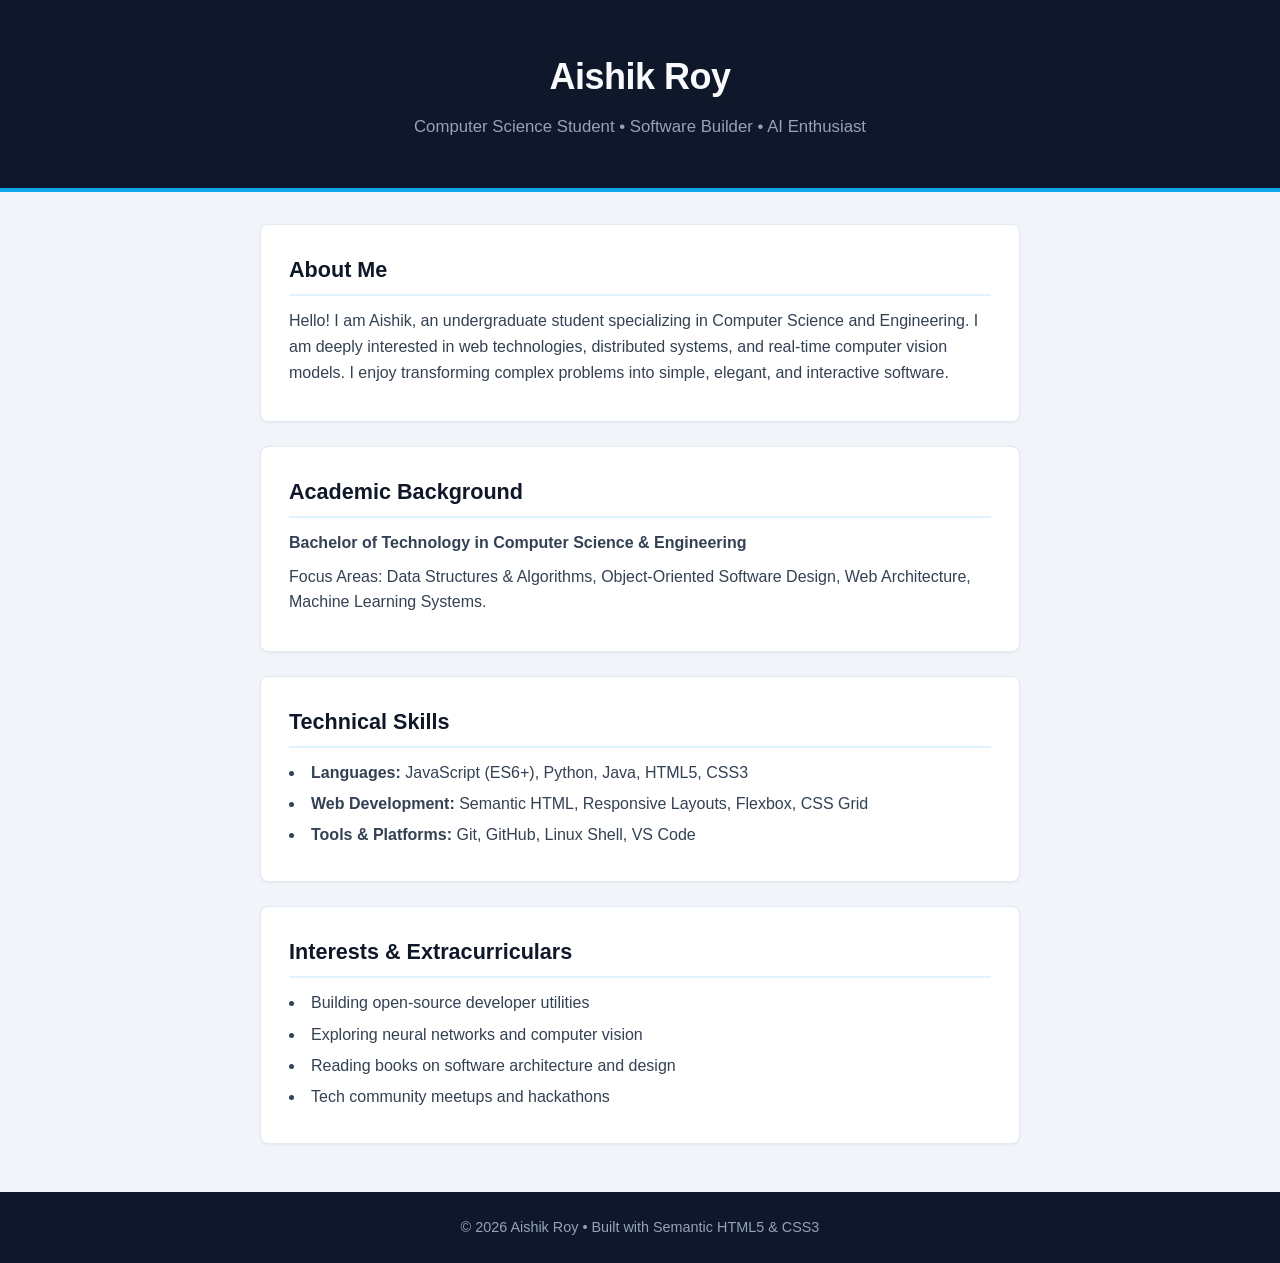
<file: P05/index.html>
<!DOCTYPE html>
<html lang="en">
<head>
    <meta charset="UTF-8">
    <meta name="viewport" content="width=device-width, initial-scale=1.0">
    <title>Aishik Roy | Semantic Bio Page</title>
    <link rel="stylesheet" href="style.css">
</head>
<body>

    <header>
        <div class="header-content">
            <h1>Aishik Roy</h1>
            <p class="tagline">Computer Science Student &bull; Software Builder &bull; AI Enthusiast</p>
        </div>
    </header>

    <main>
        <section class="bio-card">
            <h2>About Me</h2>
            <p>Hello! I am Aishik, an undergraduate student specializing in Computer Science and Engineering. I am deeply interested in web technologies, distributed systems, and real-time computer vision models. I enjoy transforming complex problems into simple, elegant, and interactive software.</p>
        </section>

        <section class="bio-card">
            <h2>Academic Background</h2>
            <p><strong>Bachelor of Technology in Computer Science & Engineering</strong></p>
            <p>Focus Areas: Data Structures & Algorithms, Object-Oriented Software Design, Web Architecture, Machine Learning Systems.</p>
        </section>

        <section class="bio-card">
            <h2>Technical Skills</h2>
            <ul class="skills-list">
                <li><strong>Languages:</strong> JavaScript (ES6+), Python, Java, HTML5, CSS3</li>
                <li><strong>Web Development:</strong> Semantic HTML, Responsive Layouts, Flexbox, CSS Grid</li>
                <li><strong>Tools & Platforms:</strong> Git, GitHub, Linux Shell, VS Code</li>
            </ul>
        </section>

        <section class="bio-card">
            <h2>Interests & Extracurriculars</h2>
            <ul class="interests-list">
                <li>Building open-source developer utilities</li>
                <li>Exploring neural networks and computer vision</li>
                <li>Reading books on software architecture and design</li>
                <li>Tech community meetups and hackathons</li>
            </ul>
        </section>
    </main>

    <footer>
        <p>&copy; 2026 Aishik Roy &bull; Built with Semantic HTML5 & CSS3</p>
    </footer>

</body>
</html>
</file>
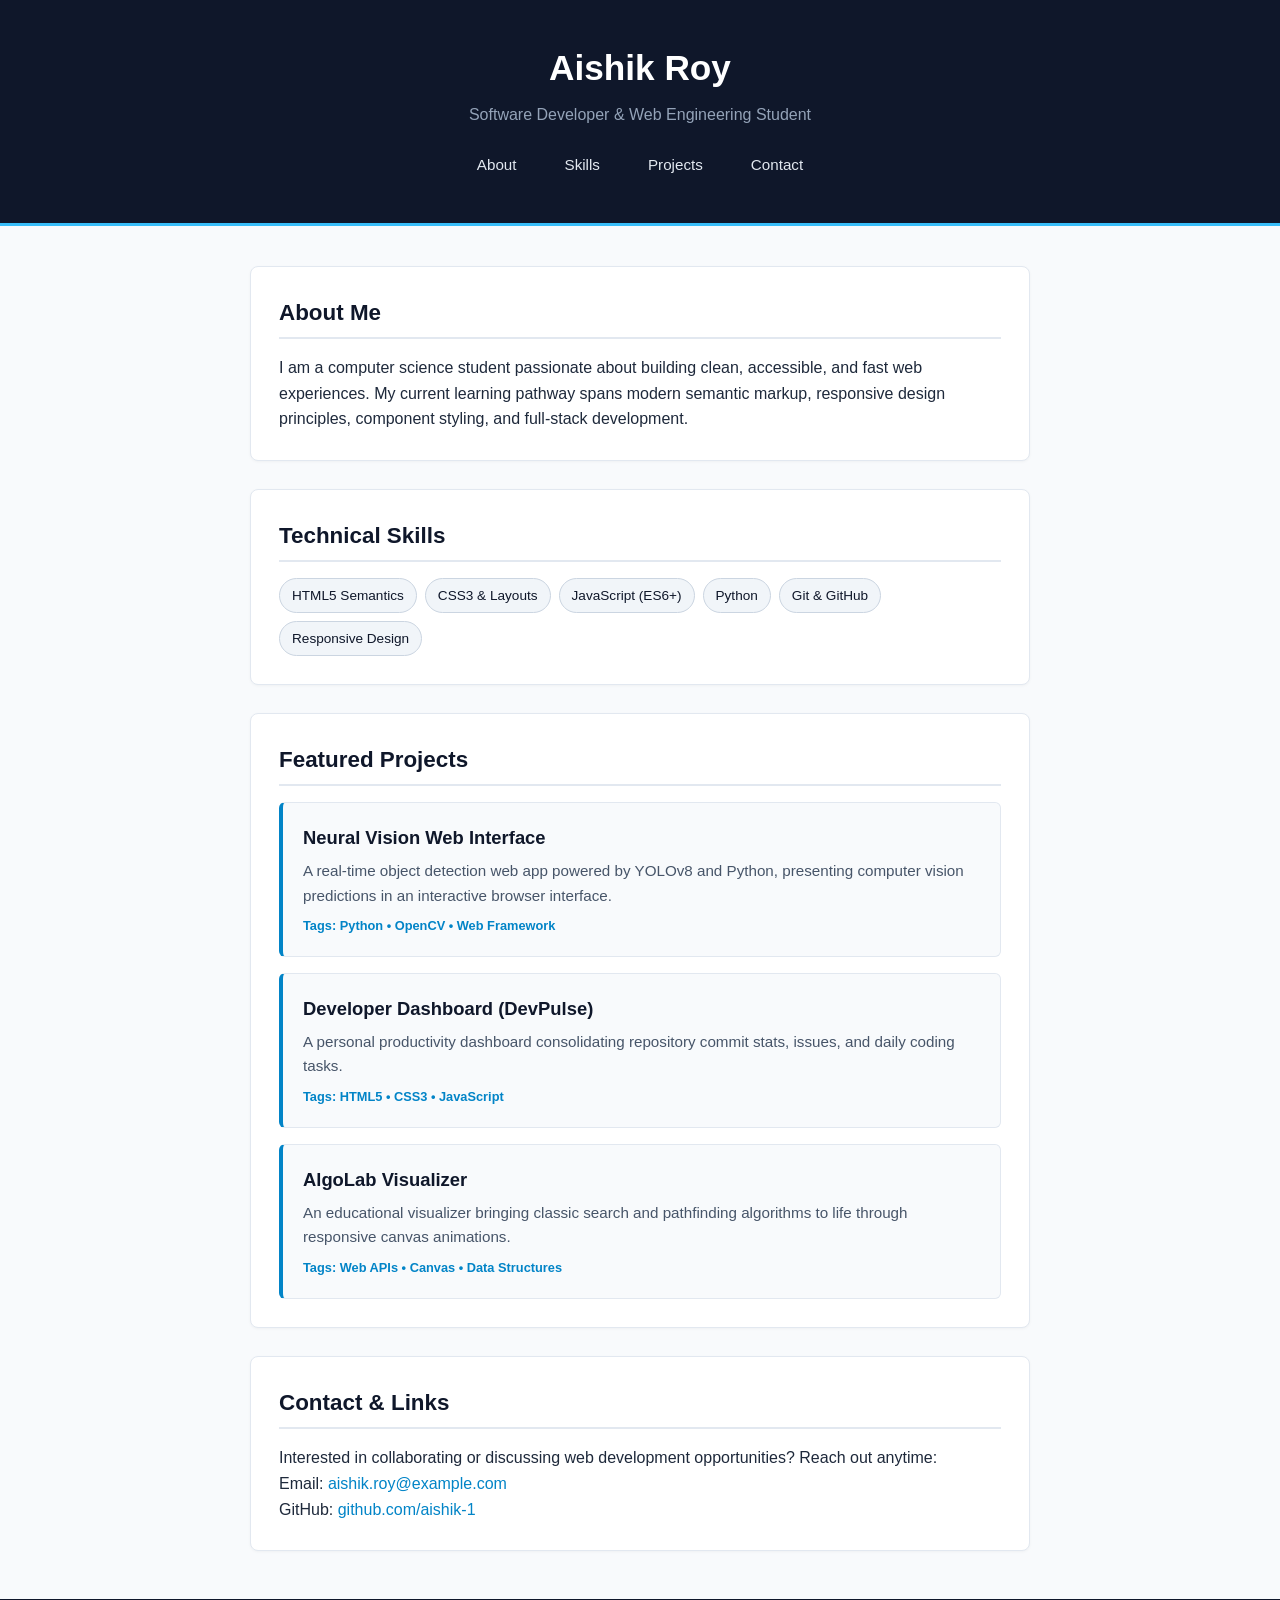
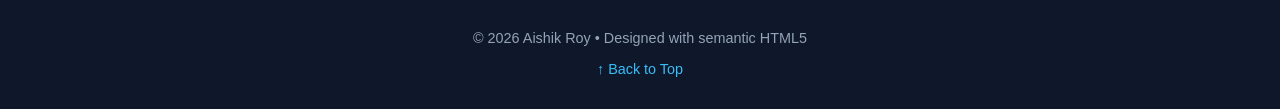
<file: P06/index.html>
<!DOCTYPE html>
<html lang="en">
<head>
    <meta charset="UTF-8">
    <meta name="viewport" content="width=device-width, initial-scale=1.0">
    <title>Aishik Roy - Web Developer Portfolio</title>
    <link rel="stylesheet" href="style.css">
</head>
<body>

    <header>
        <div class="header-inner">
            <h1>Aishik Roy</h1>
            <p class="role">Software Developer & Web Engineering Student</p>
            <nav>
                <a href="#about">About</a>
                <a href="#skills">Skills</a>
                <a href="#projects">Projects</a>
                <a href="#contact">Contact</a>
            </nav>
        </div>
    </header>

    <main>
        <section id="about" class="section">
            <h2>About Me</h2>
            <p>I am a computer science student passionate about building clean, accessible, and fast web experiences. My current learning pathway spans modern semantic markup, responsive design principles, component styling, and full-stack development.</p>
        </section>

        <section id="skills" class="section">
            <h2>Technical Skills</h2>
            <div class="skills-group">
                <span class="skill-pill">HTML5 Semantics</span>
                <span class="skill-pill">CSS3 & Layouts</span>
                <span class="skill-pill">JavaScript (ES6+)</span>
                <span class="skill-pill">Python</span>
                <span class="skill-pill">Git & GitHub</span>
                <span class="skill-pill">Responsive Design</span>
            </div>
        </section>

        <section id="projects" class="section">
            <h2>Featured Projects</h2>

            <article class="project-item">
                <h3>Neural Vision Web Interface</h3>
                <p>A real-time object detection web app powered by YOLOv8 and Python, presenting computer vision predictions in an interactive browser interface.</p>
                <div class="project-tech">Tags: Python &bull; OpenCV &bull; Web Framework</div>
            </article>

            <article class="project-item">
                <h3>Developer Dashboard (DevPulse)</h3>
                <p>A personal productivity dashboard consolidating repository commit stats, issues, and daily coding tasks.</p>
                <div class="project-tech">Tags: HTML5 &bull; CSS3 &bull; JavaScript</div>
            </article>

            <article class="project-item">
                <h3>AlgoLab Visualizer</h3>
                <p>An educational visualizer bringing classic search and pathfinding algorithms to life through responsive canvas animations.</p>
                <div class="project-tech">Tags: Web APIs &bull; Canvas &bull; Data Structures</div>
            </article>
        </section>

        <section id="contact" class="section">
            <h2>Contact & Links</h2>
            <p>Interested in collaborating or discussing web development opportunities? Reach out anytime:</p>
            <p>Email: <a href="mailto:aishik.roy@example.com">aishik.roy@example.com</a></p>
            <p>GitHub: <a href="https://github.com/aishik-1" target="_blank" rel="noopener">github.com/aishik-1</a></p>
        </section>
    </main>

    <footer>
        <p>&copy; 2026 Aishik Roy &bull; Designed with semantic HTML5</p>
        <p><a href="#about" class="back-top">&uarr; Back to Top</a></p>
    </footer>

</body>
</html>
</file>
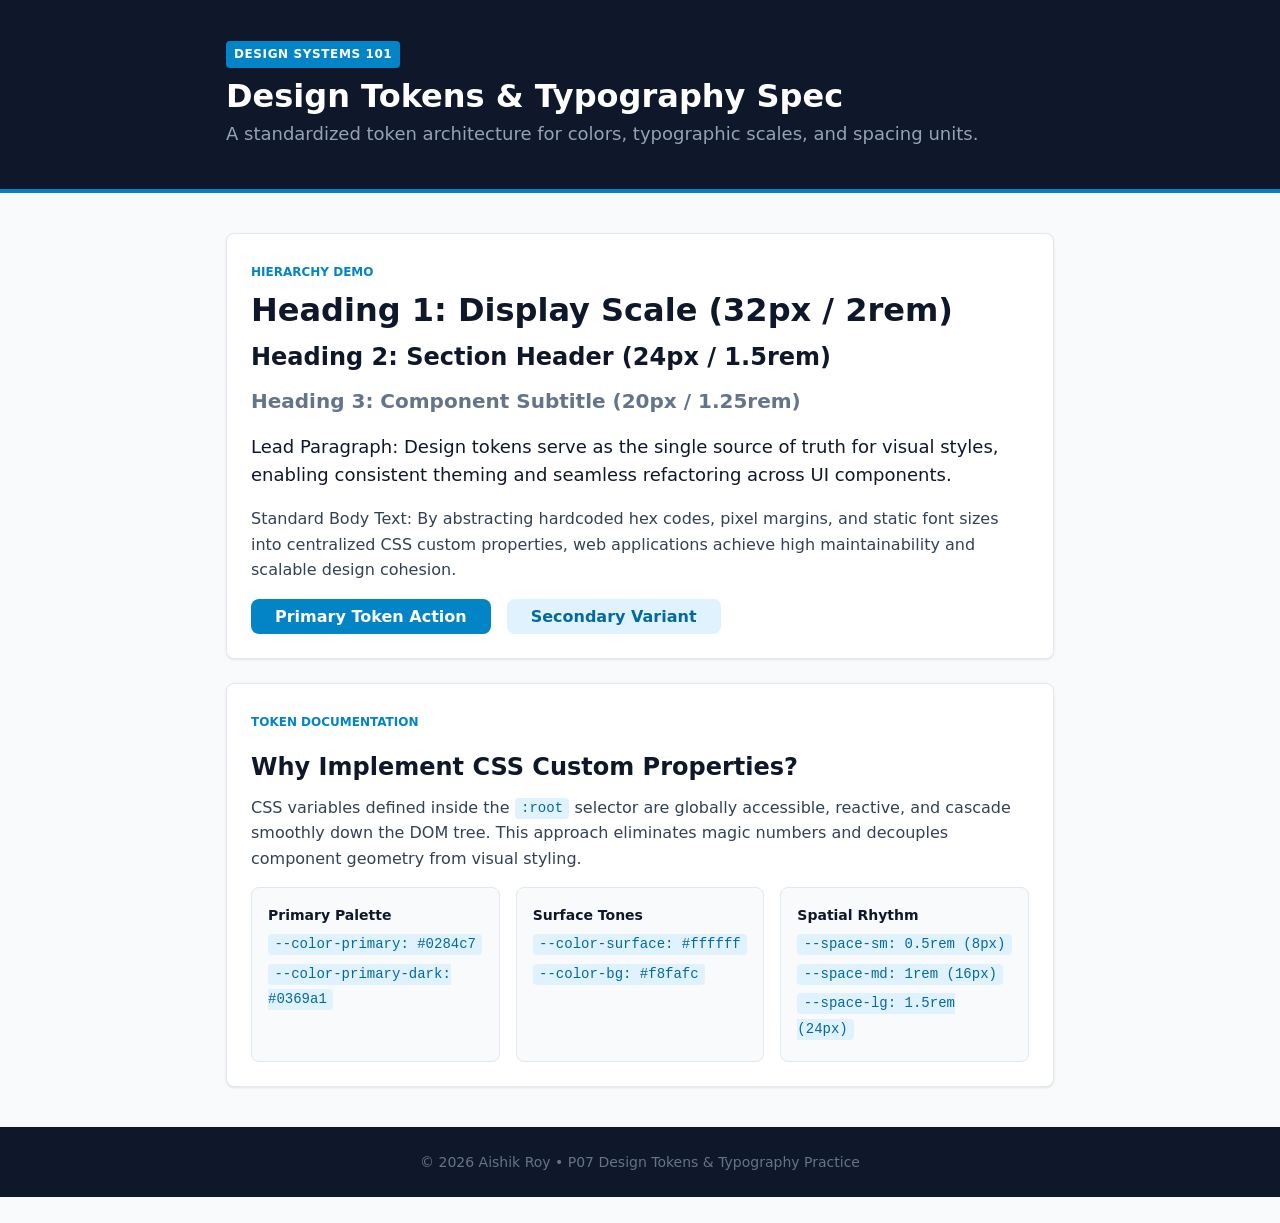
<file: P07/index.html>
<!DOCTYPE html>
<html lang="en">
<head>
    <meta charset="UTF-8">
    <meta name="viewport" content="width=device-width, initial-scale=1.0">
    <title>Aishik Roy - Design Tokens & Typography System</title>
    <link rel="stylesheet" href="style.css">
</head>
<body>

    <header class="header">
        <div class="container">
            <span class="badge">Design Systems 101</span>
            <h1 class="header-title">Design Tokens & Typography Spec</h1>
            <p class="header-subtitle">A standardized token architecture for colors, typographic scales, and spacing units.</p>
        </div>
    </header>

    <main class="container">

        <section class="token-card">
            <span class="token-label">Hierarchy Demo</span>
            <h1 class="display-1">Heading 1: Display Scale (32px / 2rem)</h1>
            <h2 class="display-2">Heading 2: Section Header (24px / 1.5rem)</h2>
            <h3 class="display-3">Heading 3: Component Subtitle (20px / 1.25rem)</h3>
            <p class="lead-text">Lead Paragraph: Design tokens serve as the single source of truth for visual styles, enabling consistent theming and seamless refactoring across UI components.</p>
            <p class="body-text">Standard Body Text: By abstracting hardcoded hex codes, pixel margins, and static font sizes into centralized CSS custom properties, web applications achieve high maintainability and scalable design cohesion.</p>
            
            <div class="button-group">
                <button class="btn btn-primary">Primary Token Action</button>
                <button class="btn btn-secondary">Secondary Variant</button>
            </div>
        </section>

        <section class="token-card">
            <span class="token-label">Token Documentation</span>
            <h2 class="display-2">Why Implement CSS Custom Properties?</h2>
            <p class="body-text">CSS variables defined inside the <code>:root</code> selector are globally accessible, reactive, and cascade smoothly down the DOM tree. This approach eliminates magic numbers and decouples component geometry from visual styling.</p>
            
            <div class="token-specs">
                <div class="spec-box">
                    <h4>Primary Palette</h4>
                    <p><code>--color-primary: #0284c7</code></p>
                    <p><code>--color-primary-dark: #0369a1</code></p>
                </div>
                <div class="spec-box">
                    <h4>Surface Tones</h4>
                    <p><code>--color-surface: #ffffff</code></p>
                    <p><code>--color-bg: #f8fafc</code></p>
                </div>
                <div class="spec-box">
                    <h4>Spatial Rhythm</h4>
                    <p><code>--space-sm: 0.5rem (8px)</code></p>
                    <p><code>--space-md: 1rem (16px)</code></p>
                    <p><code>--space-lg: 1.5rem (24px)</code></p>
                </div>
            </div>
        </section>

    </main>

    <footer class="footer">
        <p>&copy; 2026 Aishik Roy &bull; P07 Design Tokens & Typography Practice</p>
    </footer>

</body>
</html>
</file>
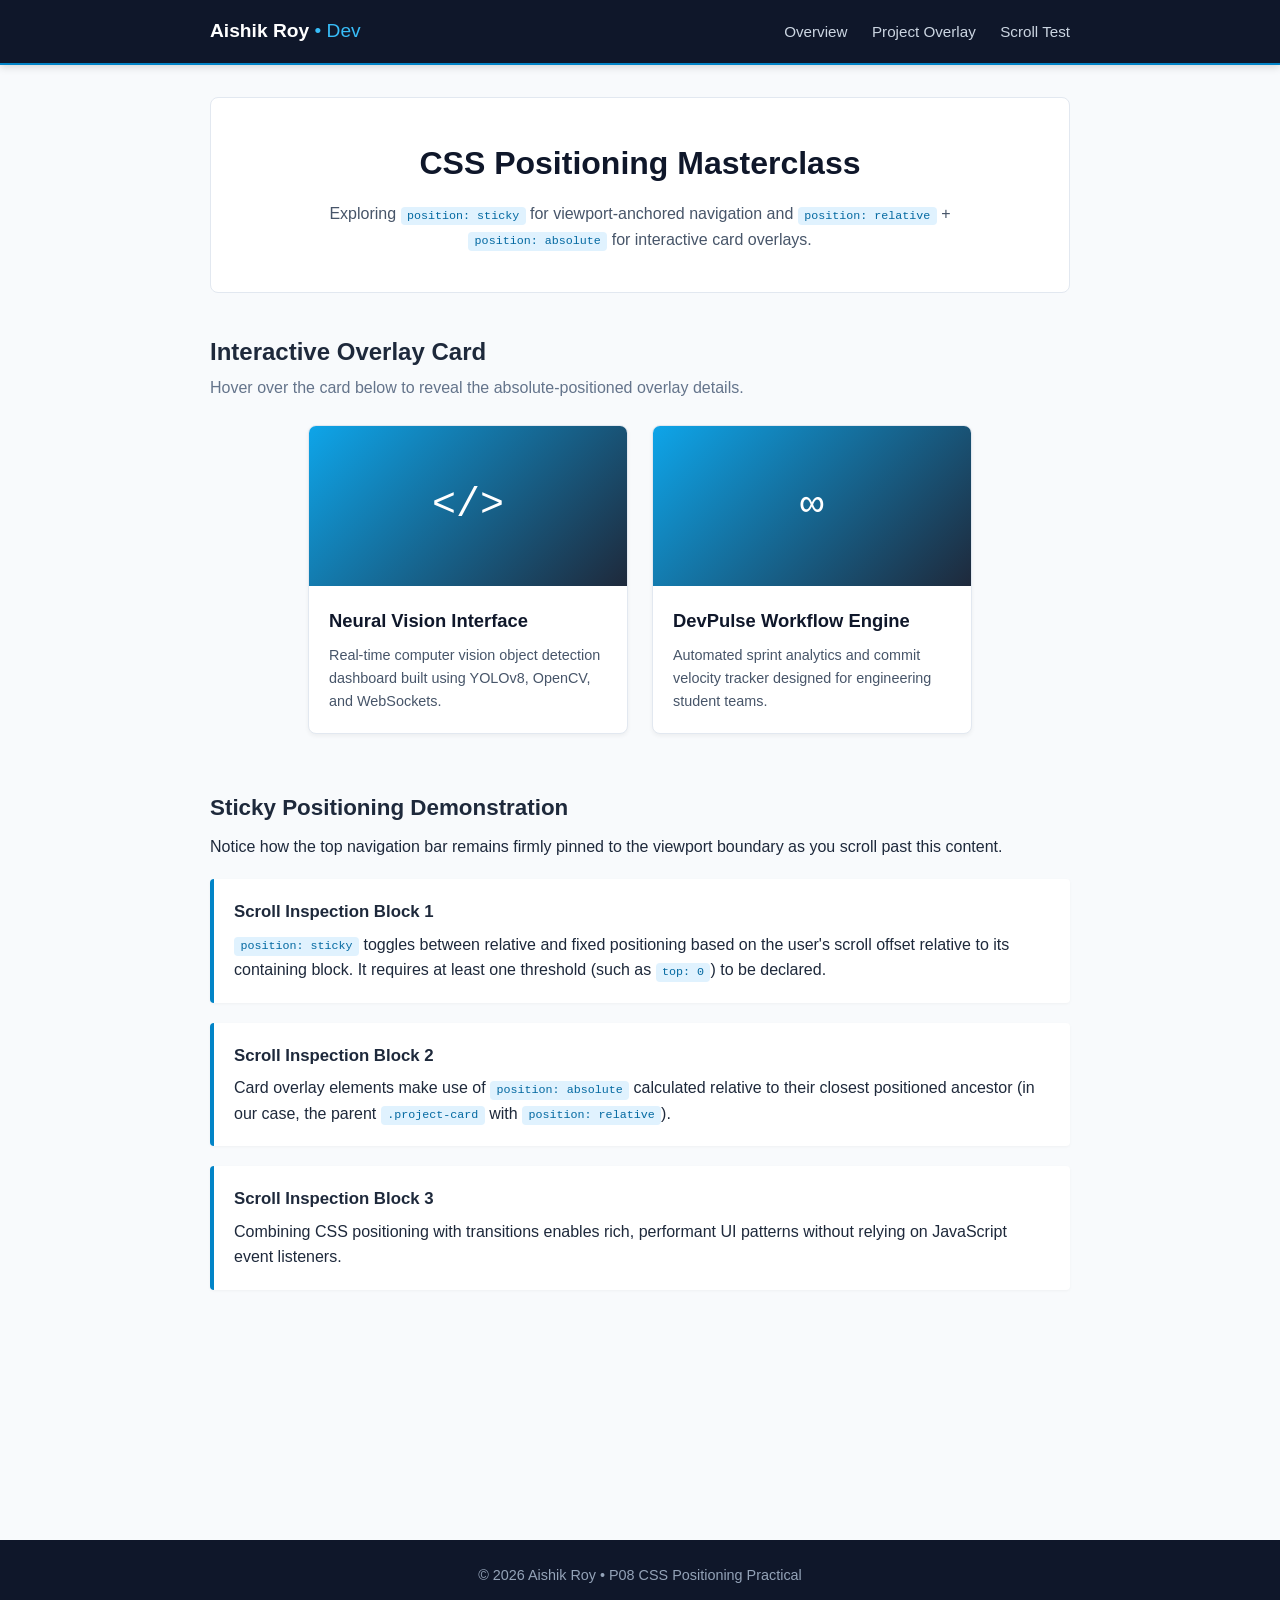
<file: P08/index.html>
<!DOCTYPE html>
<html lang="en">
<head>
    <meta charset="UTF-8">
    <meta name="viewport" content="width=device-width, initial-scale=1.0">
    <title>Aishik Roy - Sticky Navbar & Card Overlay</title>
    <link rel="stylesheet" href="style.css">
</head>
<body>

    <!-- Sticky Navigation Bar -->
    <header class="navbar-wrapper">
        <nav class="navbar">
            <div class="nav-brand">Aishik Roy <span>&bull; Dev</span></div>
            <div class="nav-links">
                <a href="#hero">Overview</a>
                <a href="#showcase">Project Overlay</a>
                <a href="#details">Scroll Test</a>
            </div>
        </nav>
    </header>

    <main class="content">

        <section id="hero" class="hero-section">
            <h1>CSS Positioning Masterclass</h1>
            <p>Exploring <code>position: sticky</code> for viewport-anchored navigation and <code>position: relative</code> + <code>position: absolute</code> for interactive card overlays.</p>
        </section>

        <section id="showcase" class="card-showcase">
            <h2>Interactive Overlay Card</h2>
            <p class="instruction">Hover over the card below to reveal the absolute-positioned overlay details.</p>

            <div class="card-wrapper">
                <!-- Relative Container -->
                <div class="project-card">
                    <div class="card-image-placeholder">
                        <span class="preview-icon">&lt;/&gt;</span>
                    </div>
                    <div class="card-body">
                        <h3>Neural Vision Interface</h3>
                        <p>Real-time computer vision object detection dashboard built using YOLOv8, OpenCV, and WebSockets.</p>
                    </div>

                    <!-- Absolute Positioned Overlay -->
                    <div class="card-overlay">
                        <h4>Deep Dive Architecture</h4>
                        <p>Processes 30+ FPS video feeds with sub-50ms latency. Employs async Python backends with client-side canvas rendering.</p>
                        <a href="#" class="overlay-btn">Inspect Code</a>
                    </div>
                </div>

                <div class="project-card">
                    <div class="card-image-placeholder">
                        <span class="preview-icon">&infin;</span>
                    </div>
                    <div class="card-body">
                        <h3>DevPulse Workflow Engine</h3>
                        <p>Automated sprint analytics and commit velocity tracker designed for engineering student teams.</p>
                    </div>

                    <div class="card-overlay">
                        <h4>Key Integrations</h4>
                        <p>Syncs with GitHub REST API, calculates commit heatmaps, and tracks milestone burndown rates dynamically.</p>
                        <a href="#" class="overlay-btn">View Metrics</a>
                    </div>
                </div>
            </div>
        </section>

        <!-- Long scroll section to demonstrate sticky positioning -->
        <section id="details" class="scroll-demo-section">
            <h2>Sticky Positioning Demonstration</h2>
            <p>Notice how the top navigation bar remains firmly pinned to the viewport boundary as you scroll past this content.</p>
            <div class="filler-block">
                <h3>Scroll Inspection Block 1</h3>
                <p><code>position: sticky</code> toggles between relative and fixed positioning based on the user's scroll offset relative to its containing block. It requires at least one threshold (such as <code>top: 0</code>) to be declared.</p>
            </div>
            <div class="filler-block">
                <h3>Scroll Inspection Block 2</h3>
                <p>Card overlay elements make use of <code>position: absolute</code> calculated relative to their closest positioned ancestor (in our case, the parent <code>.project-card</code> with <code>position: relative</code>).</p>
            </div>
            <div class="filler-block">
                <h3>Scroll Inspection Block 3</h3>
                <p>Combining CSS positioning with transitions enables rich, performant UI patterns without relying on JavaScript event listeners.</p>
            </div>
        </section>

    </main>

    <footer class="footer">
        <p>&copy; 2026 Aishik Roy &bull; P08 CSS Positioning Practical</p>
    </footer>

</body>
</html>
</file>
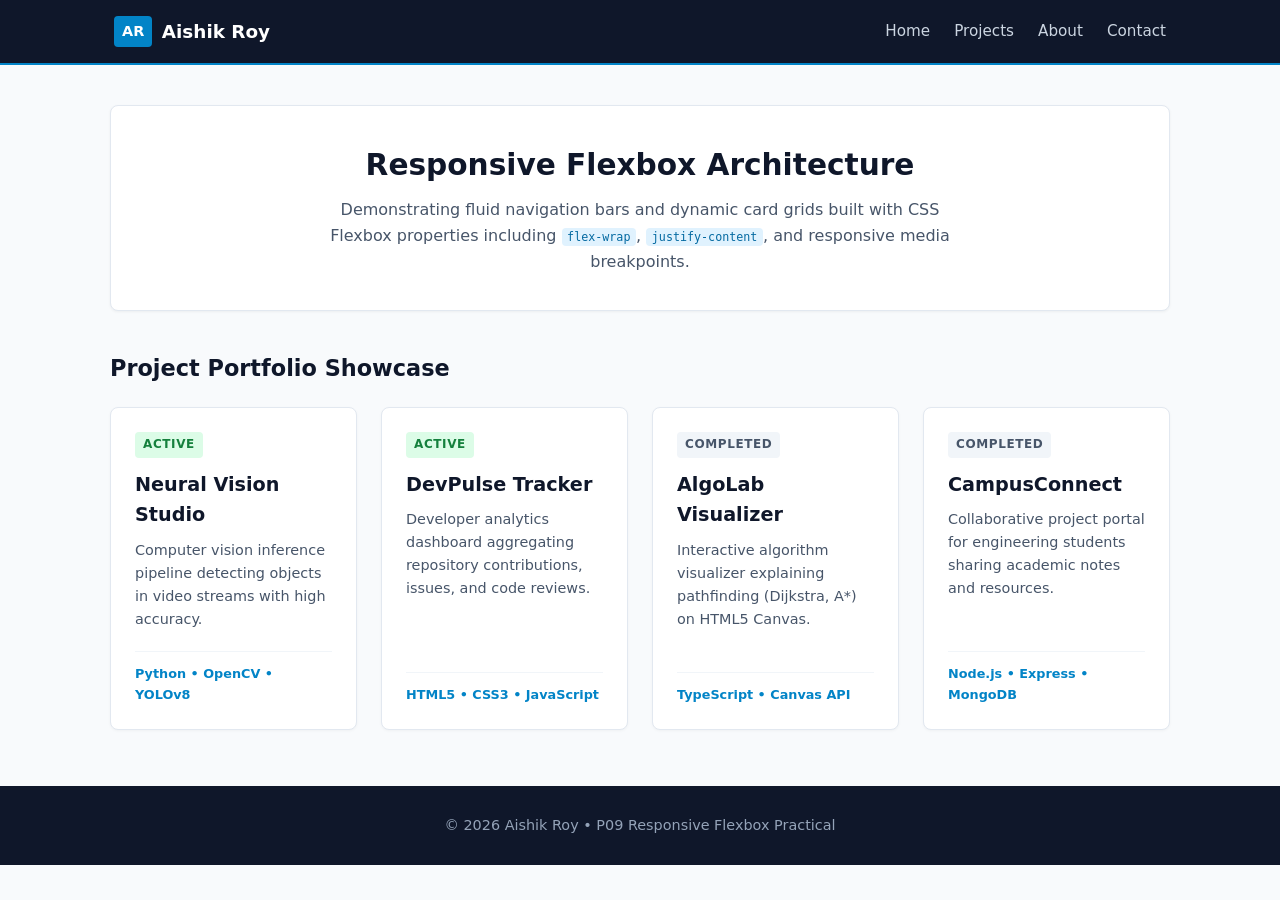
<file: P09/index.html>
<!DOCTYPE html>
<html lang="en">
<head>
    <meta charset="UTF-8">
    <meta name="viewport" content="width=device-width, initial-scale=1.0">
    <title>Aishik Roy - Responsive Flexbox Layout</title>
    <link rel="stylesheet" href="style.css">
</head>
<body>

    <!-- Responsive Flexbox Navigation Header -->
    <header class="site-header">
        <nav class="flex-nav">
            <div class="brand">
                <span class="brand-badge">AR</span>
                <span class="brand-text">Aishik Roy</span>
            </div>
            <div class="nav-links">
                <a href="#home">Home</a>
                <a href="#projects">Projects</a>
                <a href="#about">About</a>
                <a href="#contact">Contact</a>
            </div>
        </nav>
    </header>

    <main class="page-container">

        <section class="intro-banner">
            <h1>Responsive Flexbox Architecture</h1>
            <p>Demonstrating fluid navigation bars and dynamic card grids built with CSS Flexbox properties including <code>flex-wrap</code>, <code>justify-content</code>, and responsive media breakpoints.</p>
        </section>

        <section id="projects" class="projects-section">
            <h2 class="section-title">Project Portfolio Showcase</h2>

            <!-- Flexbox Card Grid -->
            <div class="flex-grid">

                <article class="flex-card">
                    <div class="card-status status-active">Active</div>
                    <h3>Neural Vision Studio</h3>
                    <p>Computer vision inference pipeline detecting objects in video streams with high accuracy.</p>
                    <div class="tech-stack">Python &bull; OpenCV &bull; YOLOv8</div>
                </article>

                <article class="flex-card">
                    <div class="card-status status-active">Active</div>
                    <h3>DevPulse Tracker</h3>
                    <p>Developer analytics dashboard aggregating repository contributions, issues, and code reviews.</p>
                    <div class="tech-stack">HTML5 &bull; CSS3 &bull; JavaScript</div>
                </article>

                <article class="flex-card">
                    <div class="card-status status-completed">Completed</div>
                    <h3>AlgoLab Visualizer</h3>
                    <p>Interactive algorithm visualizer explaining pathfinding (Dijkstra, A*) on HTML5 Canvas.</p>
                    <div class="tech-stack">TypeScript &bull; Canvas API</div>
                </article>

                <article class="flex-card">
                    <div class="card-status status-completed">Completed</div>
                    <h3>CampusConnect</h3>
                    <p>Collaborative project portal for engineering students sharing academic notes and resources.</p>
                    <div class="tech-stack">Node.js &bull; Express &bull; MongoDB</div>
                </article>

            </div>
        </section>

    </main>

    <footer class="site-footer">
        <p>&copy; 2026 Aishik Roy &bull; P09 Responsive Flexbox Practical</p>
    </footer>

</body>
</html>
</file>
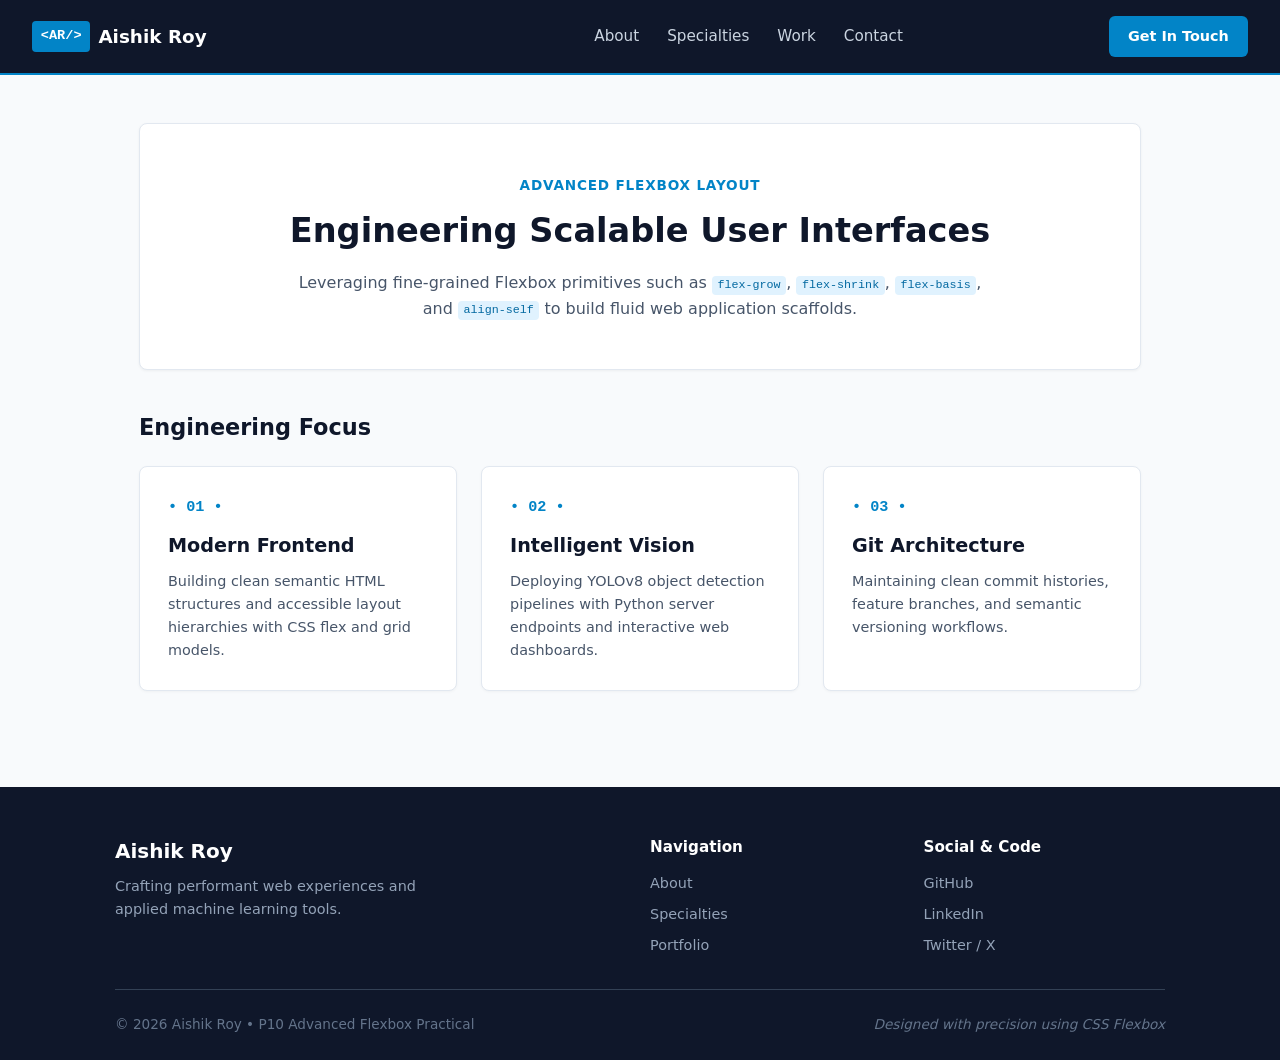
<file: P10/index.html>
<!DOCTYPE html>
<html lang="en">
<head>
    <meta charset="UTF-8">
    <meta name="viewport" content="width=device-width, initial-scale=1.0">
    <title>Aishik Roy - Advanced Flexbox Portfolio</title>
    <link rel="stylesheet" href="style.css">
</head>
<body>

    <header class="advanced-header">
        <div class="logo">
            <span class="logo-mark">&lt;AR/&gt;</span>
            <span class="logo-text">Aishik Roy</span>
        </div>

        <nav class="center-nav">
            <a href="#about">About</a>
            <a href="#specialties">Specialties</a>
            <a href="#projects">Work</a>
            <a href="#contact">Contact</a>
        </nav>

        <div class="header-action">
            <a href="mailto:aishik.roy@example.com" class="hire-btn">Get In Touch</a>
        </div>
    </header>

    <main class="main-content">

        <section id="about" class="hero-flex">
            <div class="hero-text">
                <span class="sub-heading">Advanced Flexbox Layout</span>
                <h1>Engineering Scalable User Interfaces</h1>
                <p>Leveraging fine-grained Flexbox primitives such as <code>flex-grow</code>, <code>flex-shrink</code>, <code>flex-basis</code>, and <code>align-self</code> to build fluid web application scaffolds.</p>
            </div>
        </section>

        <section id="specialties" class="specialties-section">
            <h2>Engineering Focus</h2>
            
            <div class="cards-flex-row">
                <article class="spec-card">
                    <div class="icon">&bull; 01 &bull;</div>
                    <h3>Modern Frontend</h3>
                    <p>Building clean semantic HTML structures and accessible layout hierarchies with CSS flex and grid models.</p>
                </article>

                <article class="spec-card">
                    <div class="icon">&bull; 02 &bull;</div>
                    <h3>Intelligent Vision</h3>
                    <p>Deploying YOLOv8 object detection pipelines with Python server endpoints and interactive web dashboards.</p>
                </article>

                <article class="spec-card">
                    <div class="icon">&bull; 03 &bull;</div>
                    <h3>Git Architecture</h3>
                    <p>Maintaining clean commit histories, feature branches, and semantic versioning workflows.</p>
                </article>
            </div>
        </section>

    </main>

  
    <footer class="advanced-footer">
        <div class="footer-top">
            <div class="footer-brand">
                <h3>Aishik Roy</h3>
                <p>Crafting performant web experiences and applied machine learning tools.</p>
            </div>

            <div class="footer-links-group">
                <h4>Navigation</h4>
                <a href="#about">About</a>
                <a href="#specialties">Specialties</a>
                <a href="#projects">Portfolio</a>
            </div>

            <div class="footer-social-group">
                <h4>Social & Code</h4>
                <a href="https://github.com/aishik-1" target="_blank" rel="noopener">GitHub</a>
                <a href="#" target="_blank" rel="noopener">LinkedIn</a>
                <a href="#" target="_blank" rel="noopener">Twitter / X</a>
            </div>
        </div>

        <div class="footer-bottom">
            <p>&copy; 2026 Aishik Roy &bull; P10 Advanced Flexbox Practical</p>
            <p class="tagline">Designed with precision using CSS Flexbox</p>
        </div>
    </footer>

</body>
</html>
</file>
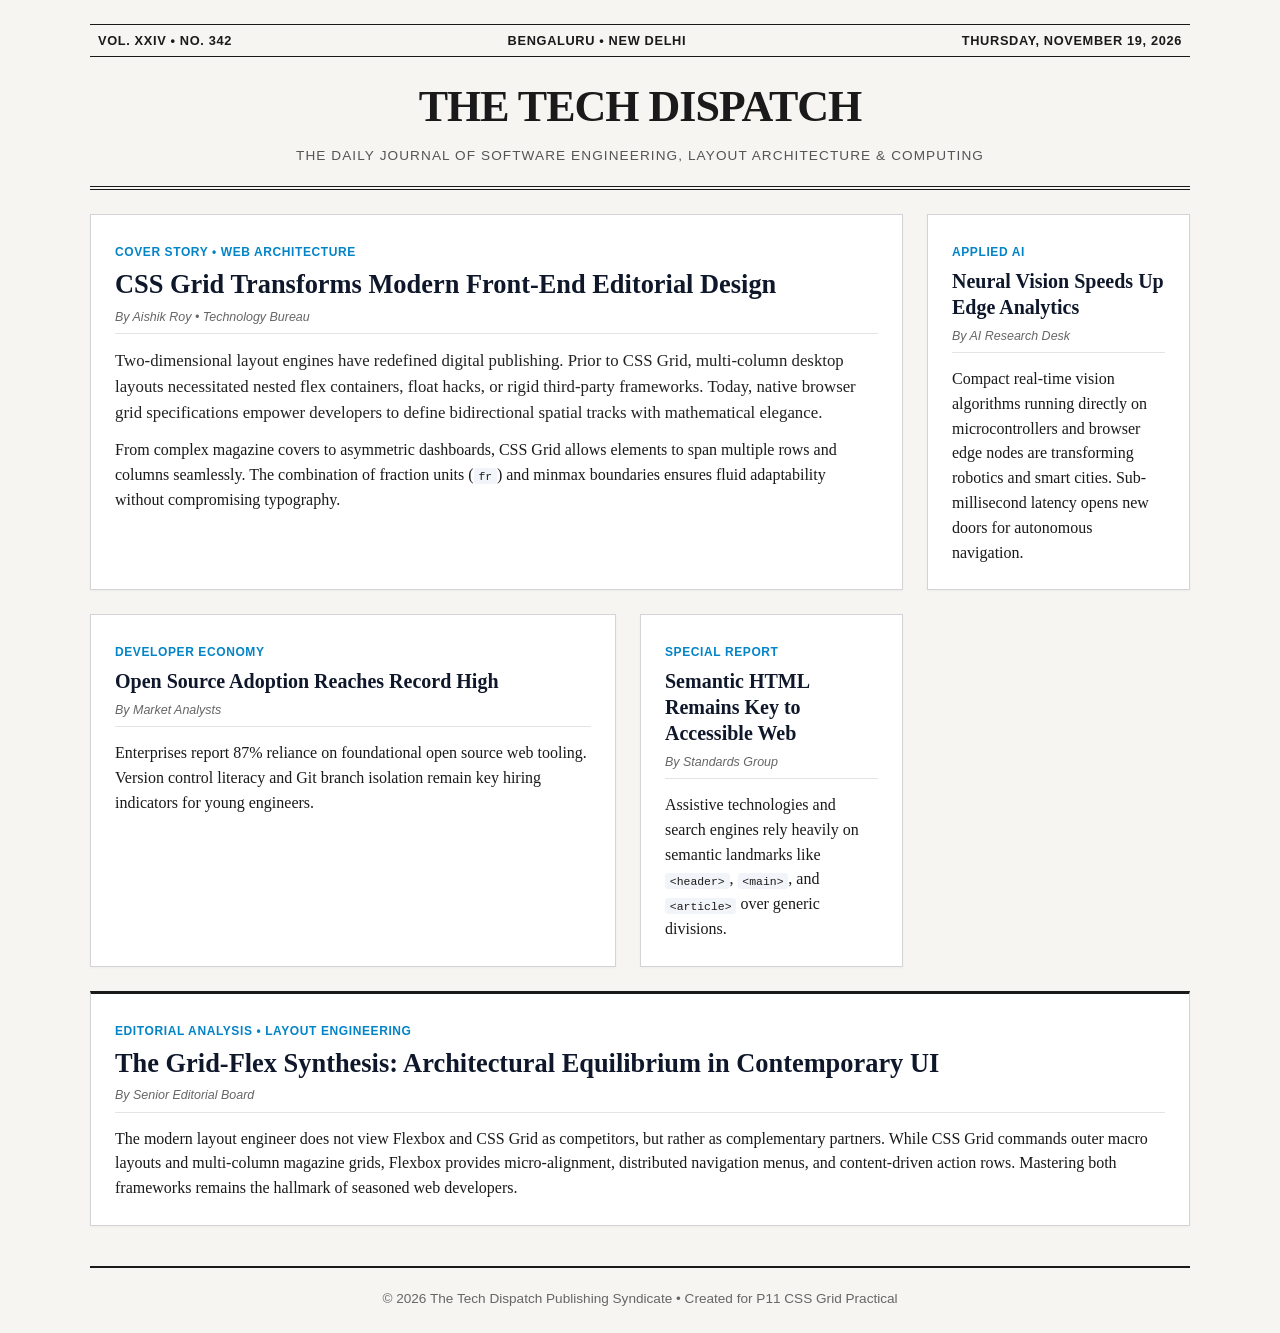
<file: P11/index.html>
<!DOCTYPE html>
<html lang="en">
<head>
    <meta charset="UTF-8">
    <meta name="viewport" content="width=device-width, initial-scale=1.0">
    <title>The Tech Dispatch - Newspaper CSS Grid Layout</title>
    <link rel="stylesheet" href="style.css">
</head>
<body>

    <header class="masthead">
        <div class="edition-bar">
            <span>Vol. XXIV &bull; No. 342</span>
            <span>Bengaluru &bull; New Delhi</span>
            <span>Thursday, November 19, 2026</span>
        </div>
        <h1 class="newspaper-title">THE TECH DISPATCH</h1>
        <p class="tagline">The Daily Journal of Software Engineering, Layout Architecture & Computing</p>
    </header>

    <main class="newspaper-grid">

       
        <article class="article lead-story">
            <span class="category-tag">Cover Story &bull; Web Architecture</span>
            <h2>CSS Grid Transforms Modern Front-End Editorial Design</h2>
            <p class="byline">By Aishik Roy &bull; Technology Bureau</p>
            <p class="lead-paragraph">Two-dimensional layout engines have redefined digital publishing. Prior to CSS Grid, multi-column desktop layouts necessitated nested flex containers, float hacks, or rigid third-party frameworks. Today, native browser grid specifications empower developers to define bidirectional spatial tracks with mathematical elegance.</p>
            <p>From complex magazine covers to asymmetric dashboards, CSS Grid allows elements to span multiple rows and columns seamlessly. The combination of fraction units (<code>fr</code>) and minmax boundaries ensures fluid adaptability without compromising typography.</p>
        </article>

    
        <article class="article side-story">
            <span class="category-tag">Applied AI</span>
            <h3>Neural Vision Speeds Up Edge Analytics</h3>
            <p class="byline">By AI Research Desk</p>
            <p>Compact real-time vision algorithms running directly on microcontrollers and browser edge nodes are transforming robotics and smart cities. Sub-millisecond latency opens new doors for autonomous navigation.</p>
        </article>

       
        <article class="article index-story">
            <span class="category-tag">Developer Economy</span>
            <h3>Open Source Adoption Reaches Record High</h3>
            <p class="byline">By Market Analysts</p>
            <p>Enterprises report 87% reliance on foundational open source web tooling. Version control literacy and Git branch isolation remain key hiring indicators for young engineers.</p>
        </article>

       
        <article class="article brief-story">
            <span class="category-tag">Special Report</span>
            <h3>Semantic HTML Remains Key to Accessible Web</h3>
            <p class="byline">By Standards Group</p>
            <p>Assistive technologies and search engines rely heavily on semantic landmarks like <code>&lt;header&gt;</code>, <code>&lt;main&gt;</code>, and <code>&lt;article&gt;</code> over generic divisions.</p>
        </article>

        
        <article class="article full-width-story">
            <span class="category-tag">Editorial Analysis &bull; Layout Engineering</span>
            <h2>The Grid-Flex Synthesis: Architectural Equilibrium in Contemporary UI</h2>
            <p class="byline">By Senior Editorial Board</p>
            <p>The modern layout engineer does not view Flexbox and CSS Grid as competitors, but rather as complementary partners. While CSS Grid commands outer macro layouts and multi-column magazine grids, Flexbox provides micro-alignment, distributed navigation menus, and content-driven action rows. Mastering both frameworks remains the hallmark of seasoned web developers.</p>
        </article>

    </main>

    <footer class="newspaper-footer">
        <p>&copy; 2026 The Tech Dispatch Publishing Syndicate &bull; Created for P11 CSS Grid Practical</p>
    </footer>

</body>
</html>
</file>
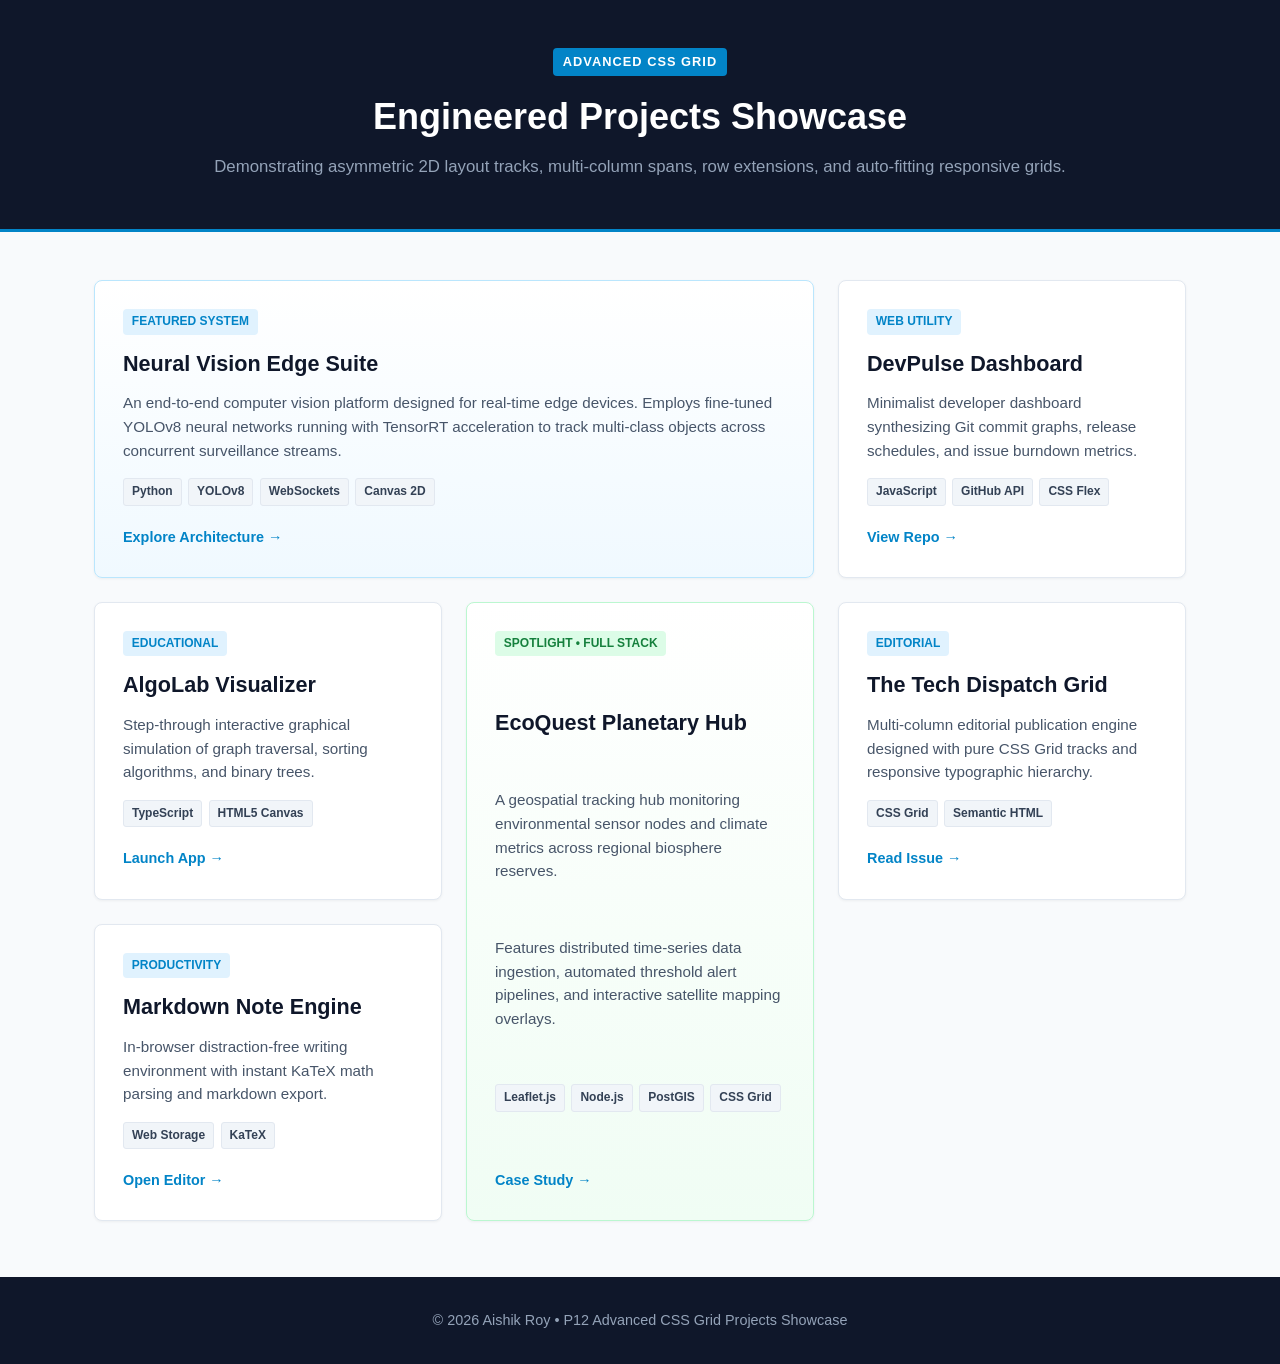
<file: P12/index.html>
<!DOCTYPE html>
<html lang="en">
<head>
    <meta charset="UTF-8">
    <meta name="viewport" content="width=device-width, initial-scale=1.0">
    <title>Aishik Roy - Advanced CSS Grid Projects Showcase</title>
    <link rel="stylesheet" href="style.css">
</head>
<body>

    <header class="header">
        <div class="header-container">
            <span class="badge">Advanced CSS Grid</span>
            <h1>Engineered Projects Showcase</h1>
            <p>Demonstrating asymmetric 2D layout tracks, multi-column spans, row extensions, and auto-fitting responsive grids.</p>
        </div>
    </header>

    <main class="grid-container">

        <article class="project-card featured-span-col">
            <div class="card-badge">Featured System</div>
            <h2>Neural Vision Edge Suite</h2>
            <p>An end-to-end computer vision platform designed for real-time edge devices. Employs fine-tuned YOLOv8 neural networks running with TensorRT acceleration to track multi-class objects across concurrent surveillance streams.</p>
            <div class="card-meta">
                <span class="tech-tag">Python</span>
                <span class="tech-tag">YOLOv8</span>
                <span class="tech-tag">WebSockets</span>
                <span class="tech-tag">Canvas 2D</span>
            </div>
            <a href="#" class="card-link">Explore Architecture &rarr;</a>
        </article>

        <article class="project-card">
            <div class="card-badge">Web Utility</div>
            <h2>DevPulse Dashboard</h2>
            <p>Minimalist developer dashboard synthesizing Git commit graphs, release schedules, and issue burndown metrics.</p>
            <div class="card-meta">
                <span class="tech-tag">JavaScript</span>
                <span class="tech-tag">GitHub API</span>
                <span class="tech-tag">CSS Flex</span>
            </div>
            <a href="#" class="card-link">View Repo &rarr;</a>
        </article>

        <article class="project-card">
            <div class="card-badge">Educational</div>
            <h2>AlgoLab Visualizer</h2>
            <p>Step-through interactive graphical simulation of graph traversal, sorting algorithms, and binary trees.</p>
            <div class="card-meta">
                <span class="tech-tag">TypeScript</span>
                <span class="tech-tag">HTML5 Canvas</span>
            </div>
            <a href="#" class="card-link">Launch App &rarr;</a>
        </article>

        <article class="project-card spotlight-span-row">
            <div class="card-badge spotlight-badge">Spotlight &bull; Full Stack</div>
            <h2>EcoQuest Planetary Hub</h2>
            <p>A geospatial tracking hub monitoring environmental sensor nodes and climate metrics across regional biosphere reserves.</p>
            <p>Features distributed time-series data ingestion, automated threshold alert pipelines, and interactive satellite mapping overlays.</p>
            <div class="card-meta">
                <span class="tech-tag">Leaflet.js</span>
                <span class="tech-tag">Node.js</span>
                <span class="tech-tag">PostGIS</span>
                <span class="tech-tag">CSS Grid</span>
            </div>
            <a href="#" class="card-link">Case Study &rarr;</a>
        </article>

        
        <article class="project-card">
            <div class="card-badge">Editorial</div>
            <h2>The Tech Dispatch Grid</h2>
            <p>Multi-column editorial publication engine designed with pure CSS Grid tracks and responsive typographic hierarchy.</p>
            <div class="card-meta">
                <span class="tech-tag">CSS Grid</span>
                <span class="tech-tag">Semantic HTML</span>
            </div>
            <a href="#" class="card-link">Read Issue &rarr;</a>
        </article>

       
        <article class="project-card">
            <div class="card-badge">Productivity</div>
            <h2>Markdown Note Engine</h2>
            <p>In-browser distraction-free writing environment with instant KaTeX math parsing and markdown export.</p>
            <div class="card-meta">
                <span class="tech-tag">Web Storage</span>
                <span class="tech-tag">KaTeX</span>
            </div>
            <a href="#" class="card-link">Open Editor &rarr;</a>
        </article>

    </main>

    <footer class="footer">
        <p>&copy; 2026 Aishik Roy &bull; P12 Advanced CSS Grid Projects Showcase</p>
    </footer>

</body>
</html>
</file>
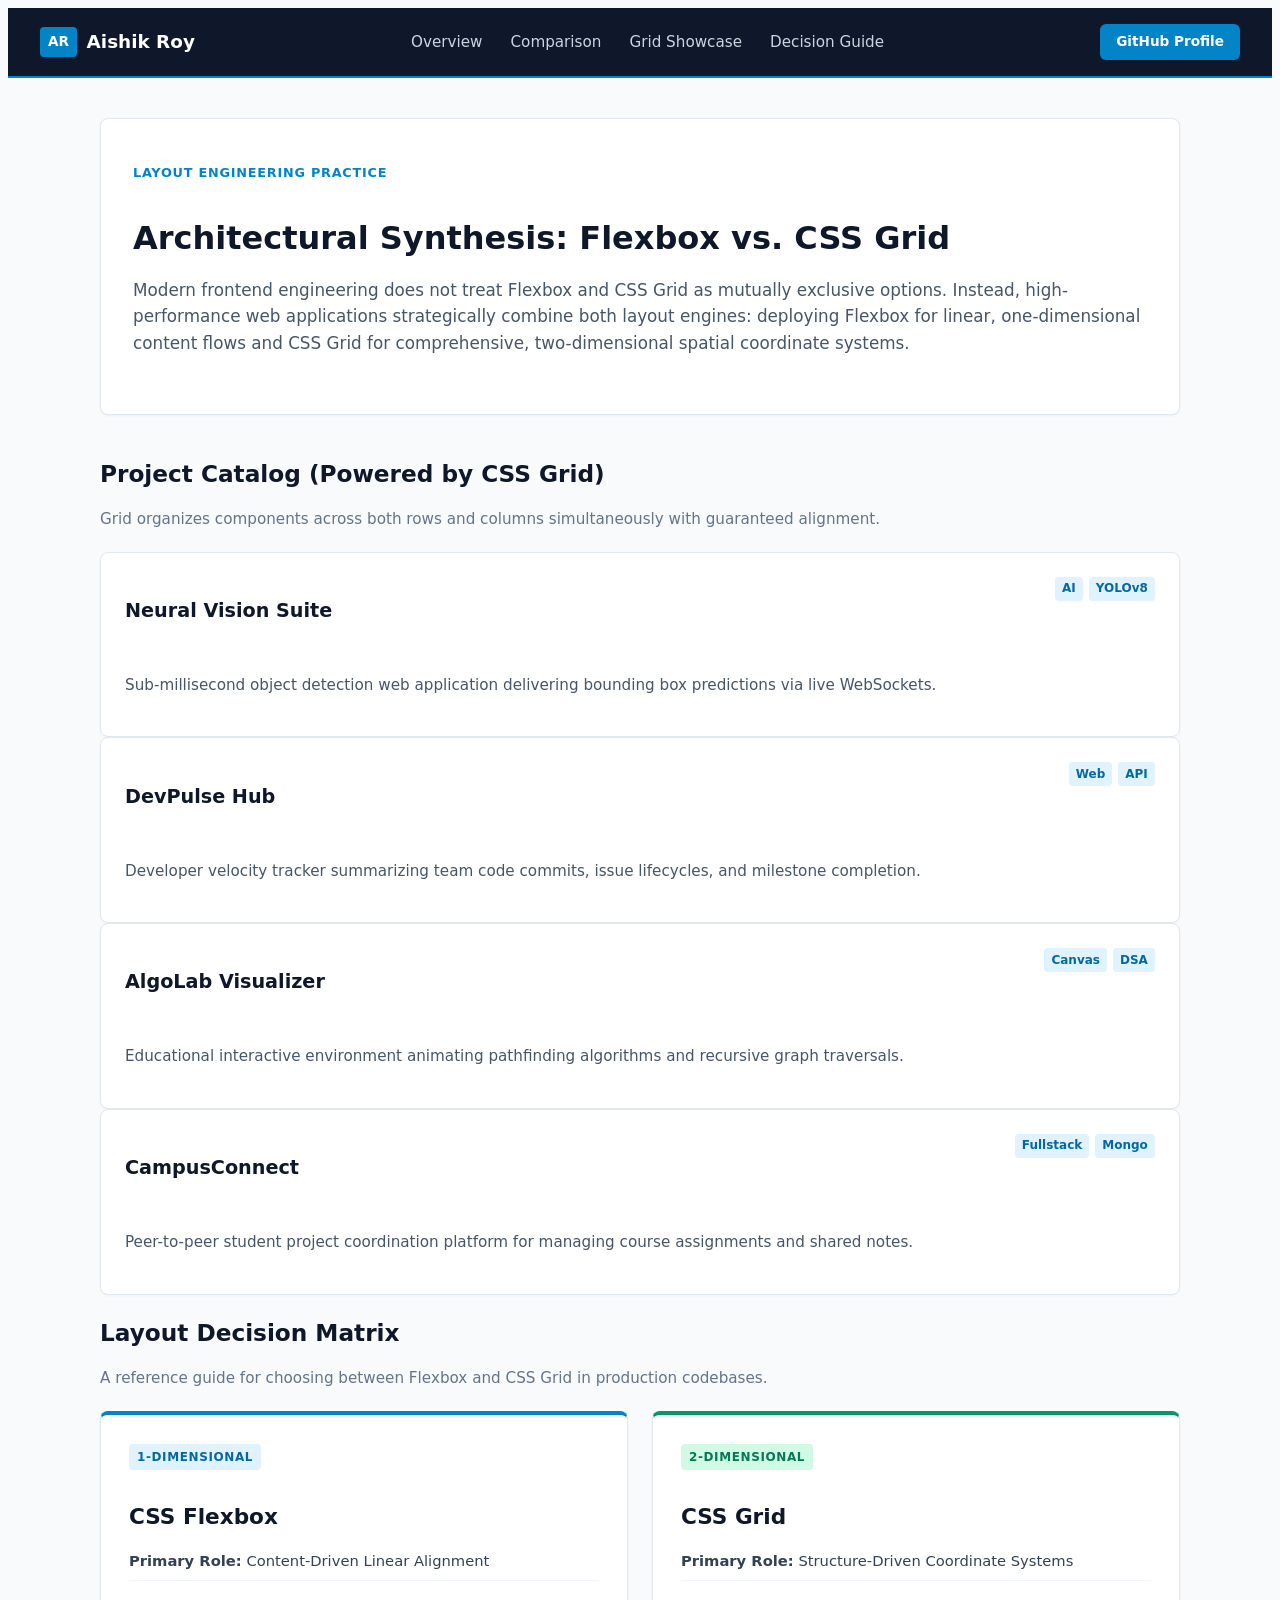
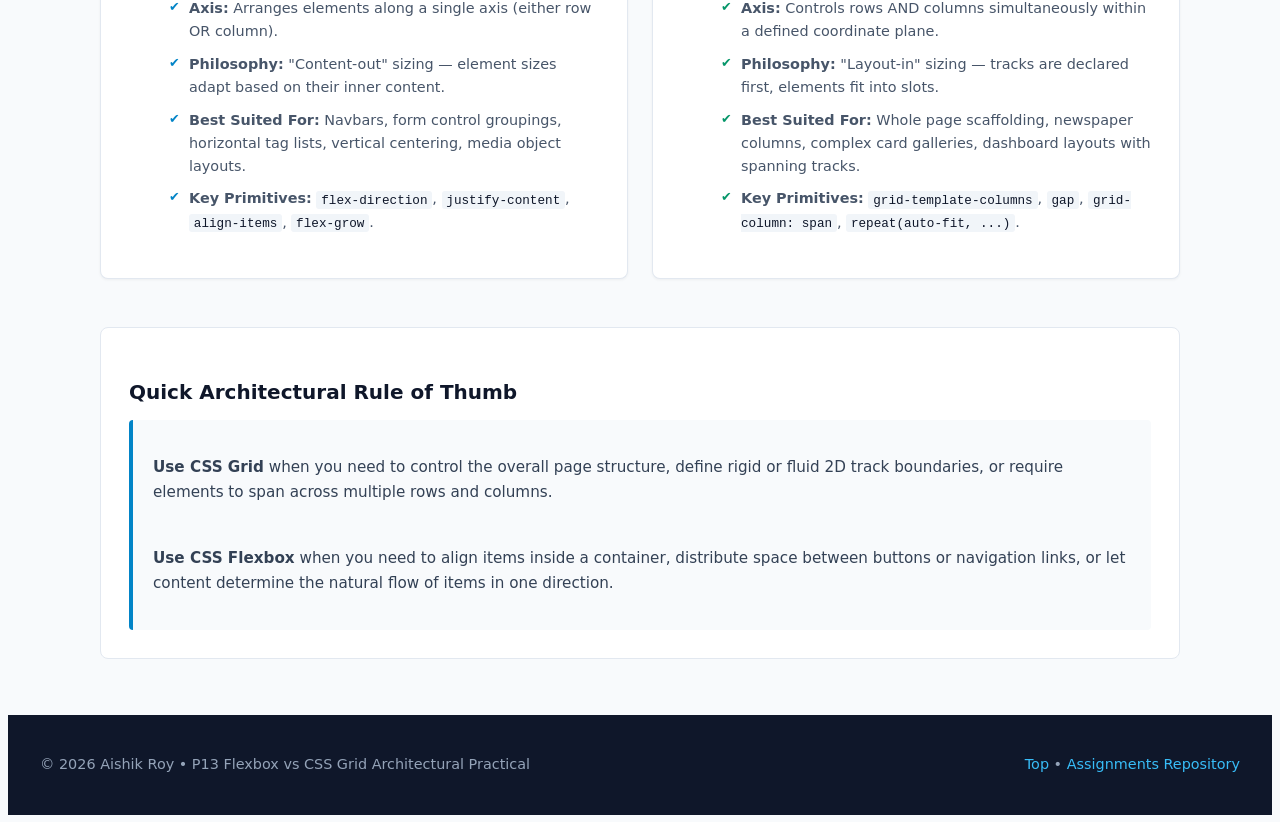
<file: P13/index.html>
<!DOCTYPE html>
<html lang="en">
<head>
    <meta charset="UTF-8">
    <meta name="viewport" content="width=device-width, initial-scale=1.0">
    <title>Aishik Roy - Choosing Between Flexbox & CSS Grid</title>
    <link rel="stylesheet" href="style.css">
</head>
<body>
    <header class="flex-header">
        <div class="logo">
            <span class="badge-icon">AR</span>
            <span class="logo-text">Aishik Roy</span>
        </div>

        <nav class="flex-nav-links">
            <a href="#overview">Overview</a>
            <a href="#matrix">Comparison</a>
            <a href="#projects">Grid Showcase</a>
            <a href="#decision-guide">Decision Guide</a>
        </nav>

        <div class="flex-actions">
            <a href="https://github.com/aishik-1" target="_blank" rel="noopener" class="btn-github">GitHub Profile</a>
        </div>
    </header>

    <main class="page-body">
        <section id="overview" class="hero-card">
            <span class="section-tag">Layout Engineering Practice</span>
            <h1>Architectural Synthesis: Flexbox vs. CSS Grid</h1>
            <p>Modern frontend engineering does not treat Flexbox and CSS Grid as mutually exclusive options. Instead, high-performance web applications strategically combine both layout engines: deploying Flexbox for linear, one-dimensional content flows and CSS Grid for comprehensive, two-dimensional spatial coordinate systems.</p>
        </section>
        <section id="projects" class="showcase-section">
            <div class="section-header">
                <h2>Project Catalog (Powered by CSS Grid)</h2>
                <p>Grid organizes components across both rows and columns simultaneously with guaranteed alignment.</p>
            </div>

            <div class="grid-catalog">
                <article class="grid-item">
                    <div class="item-header">
                        <h3>Neural Vision Suite</h3>
                        <!-- Nested Flexbox Component for Tag Pills -->
                        <div class="flex-tags">
                            <span class="tag">AI</span>
                            <span class="tag">YOLOv8</span>
                        </div>
                    </div>
                    <p>Sub-millisecond object detection web application delivering bounding box predictions via live WebSockets.</p>
                </article>

                <article class="grid-item">
                    <div class="item-header">
                        <h3>DevPulse Hub</h3>
                        <div class="flex-tags">
                            <span class="tag">Web</span>
                            <span class="tag">API</span>
                        </div>
                    </div>
                    <p>Developer velocity tracker summarizing team code commits, issue lifecycles, and milestone completion.</p>
                </article>

                <article class="grid-item">
                    <div class="item-header">
                        <h3>AlgoLab Visualizer</h3>
                        <div class="flex-tags">
                            <span class="tag">Canvas</span>
                            <span class="tag">DSA</span>
                        </div>
                    </div>
                    <p>Educational interactive environment animating pathfinding algorithms and recursive graph traversals.</p>
                </article>

                <article class="grid-item">
                    <div class="item-header">
                        <h3>CampusConnect</h3>
                        <div class="flex-tags">
                            <span class="tag">Fullstack</span>
                            <span class="tag">Mongo</span>
                        </div>
                    </div>
                    <p>Peer-to-peer student project coordination platform for managing course assignments and shared notes.</p>
                </article>
            </div>
        </section>
        <section id="matrix" class="comparison-section">
            <div class="section-header">
                <h2>Layout Decision Matrix</h2>
                <p>A reference guide for choosing between Flexbox and CSS Grid in production codebases.</p>
            </div>

            <!-- CSS Grid for Comparison Cards -->
            <div class="comparison-grid">
                <div class="comp-card flex-focus">
                    <span class="comp-badge">1-Dimensional</span>
                    <h3>CSS Flexbox</h3>
                    <p class="comp-role"><strong>Primary Role:</strong> Content-Driven Linear Alignment</p>
                    <ul class="comp-points">
                        <li><strong>Axis:</strong> Arranges elements along a single axis (either row OR column).</li>
                        <li><strong>Philosophy:</strong> "Content-out" sizing &mdash; element sizes adapt based on their inner content.</li>
                        <li><strong>Best Suited For:</strong> Navbars, form control groupings, horizontal tag lists, vertical centering, media object layouts.</li>
                        <li><strong>Key Primitives:</strong> <code>flex-direction</code>, <code>justify-content</code>, <code>align-items</code>, <code>flex-grow</code>.</li>
                    </ul>
                </div>

                <div class="comp-card grid-focus">
                    <span class="comp-badge">2-Dimensional</span>
                    <h3>CSS Grid</h3>
                    <p class="comp-role"><strong>Primary Role:</strong> Structure-Driven Coordinate Systems</p>
                    <ul class="comp-points">
                        <li><strong>Axis:</strong> Controls rows AND columns simultaneously within a defined coordinate plane.</li>
                        <li><strong>Philosophy:</strong> "Layout-in" sizing &mdash; tracks are declared first, elements fit into slots.</li>
                        <li><strong>Best Suited For:</strong> Whole page scaffolding, newspaper columns, complex card galleries, dashboard layouts with spanning tracks.</li>
                        <li><strong>Key Primitives:</strong> <code>grid-template-columns</code>, <code>gap</code>, <code>grid-column: span</code>, <code>repeat(auto-fit, ...)</code>.</li>
                    </ul>
                </div>
            </div>
        </section>
        <section id="decision-guide" class="guide-section">
            <h3>Quick Architectural Rule of Thumb</h3>
            <div class="rule-box">
                <p><strong>Use CSS Grid</strong> when you need to control the overall page structure, define rigid or fluid 2D track boundaries, or require elements to span across multiple rows and columns.</p>
                <p><strong>Use CSS Flexbox</strong> when you need to align items inside a container, distribute space between buttons or navigation links, or let content determine the natural flow of items in one direction.</p>
            </div>
        </section>

    </main>
    <footer class="flex-footer">
        <p>&copy; 2026 Aishik Roy &bull; P13 Flexbox vs CSS Grid Architectural Practical</p>
        <div class="footer-links">
            <a href="#overview">Top</a> &bull;
            <a href="https://github.com/aishik-1/Web-Dev-Assignments-" target="_blank" rel="noopener">Assignments Repository</a>
        </div>
    </footer>

</body>
</html>
</file>
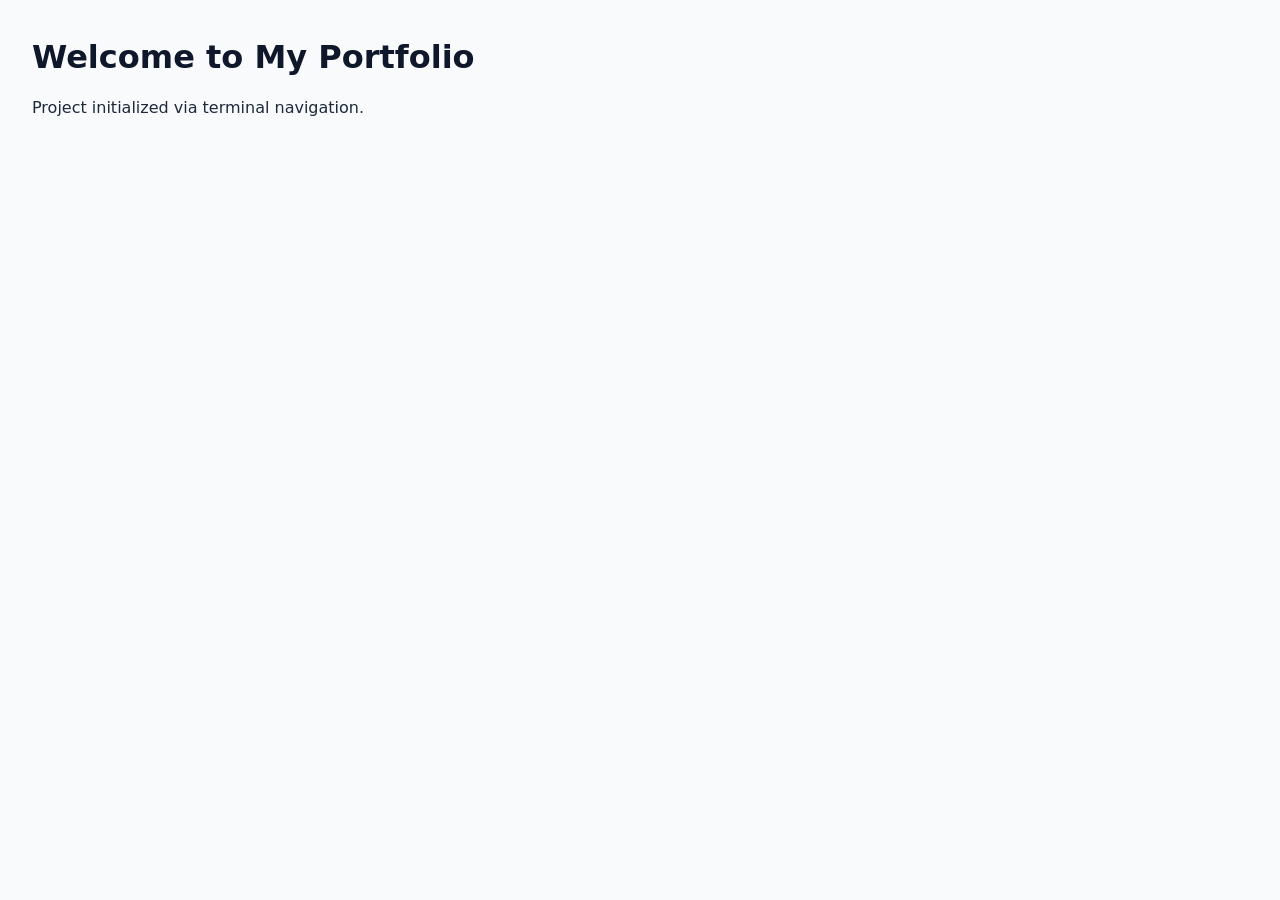
<file: P01/MyPortfolio/index.html>
<!DOCTYPE html>
<html lang="en">
<head>
    <meta charset="UTF-8">
    <meta name="viewport" content="width=device-width, initial-scale=1.0">
    <title>Aishik's Portfolio - Starter</title>
    <link rel="stylesheet" href="style.css">
</head>
<body>
    <h1>Welcome to My Portfolio</h1>
    <p>Project initialized via terminal navigation.</p>
</body>
</html>
</file>
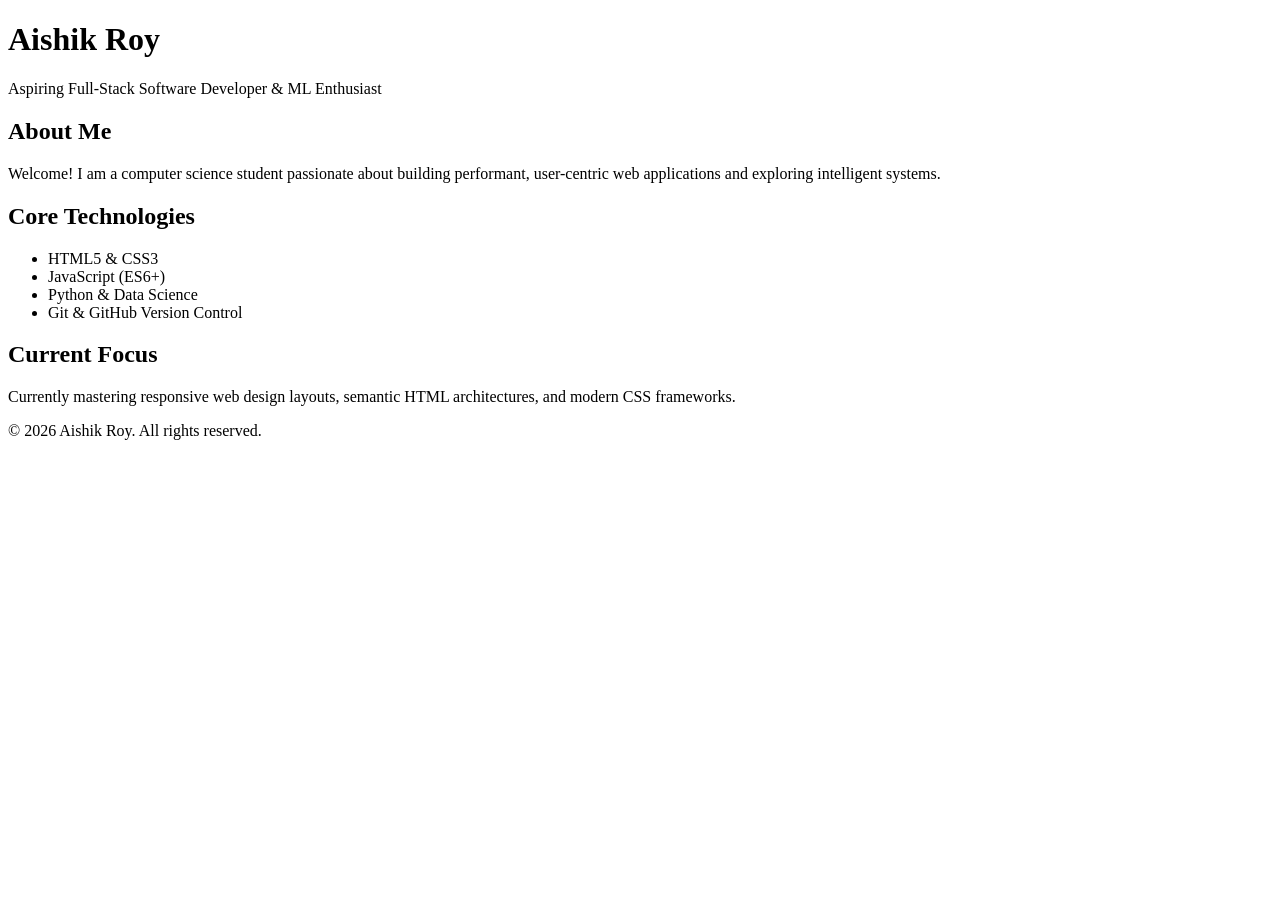
<file: P02/Portfolio/index.html>
<!DOCTYPE html>
<html lang="en">
<head>
    <meta charset="UTF-8">
    <meta name="viewport" content="width=device-width, initial-scale=1.0">
    <title>Aishik Roy - Portfolio</title>
</head>
<body>
    <header>
        <h1>Aishik Roy</h1>
        <p>Aspiring Full-Stack Software Developer & ML Enthusiast</p>
    </header>

    <main>
        <section>
            <h2>About Me</h2>
            <p>Welcome! I am a computer science student passionate about building performant, user-centric web applications and exploring intelligent systems.</p>
        </section>

        <section>
            <h2>Core Technologies</h2>
            <ul>
                <li>HTML5 & CSS3</li>
                <li>JavaScript (ES6+)</li>
                <li>Python & Data Science</li>
                <li>Git & GitHub Version Control</li>
            </ul>
        </section>

        <section>
            <h2>Current Focus</h2>
            <p>Currently mastering responsive web design layouts, semantic HTML architectures, and modern CSS frameworks.</p>
        </section>
    </main>

    <footer>
        <p>&copy; 2026 Aishik Roy. All rights reserved.</p>
    </footer>
</body>
</html>
</file>
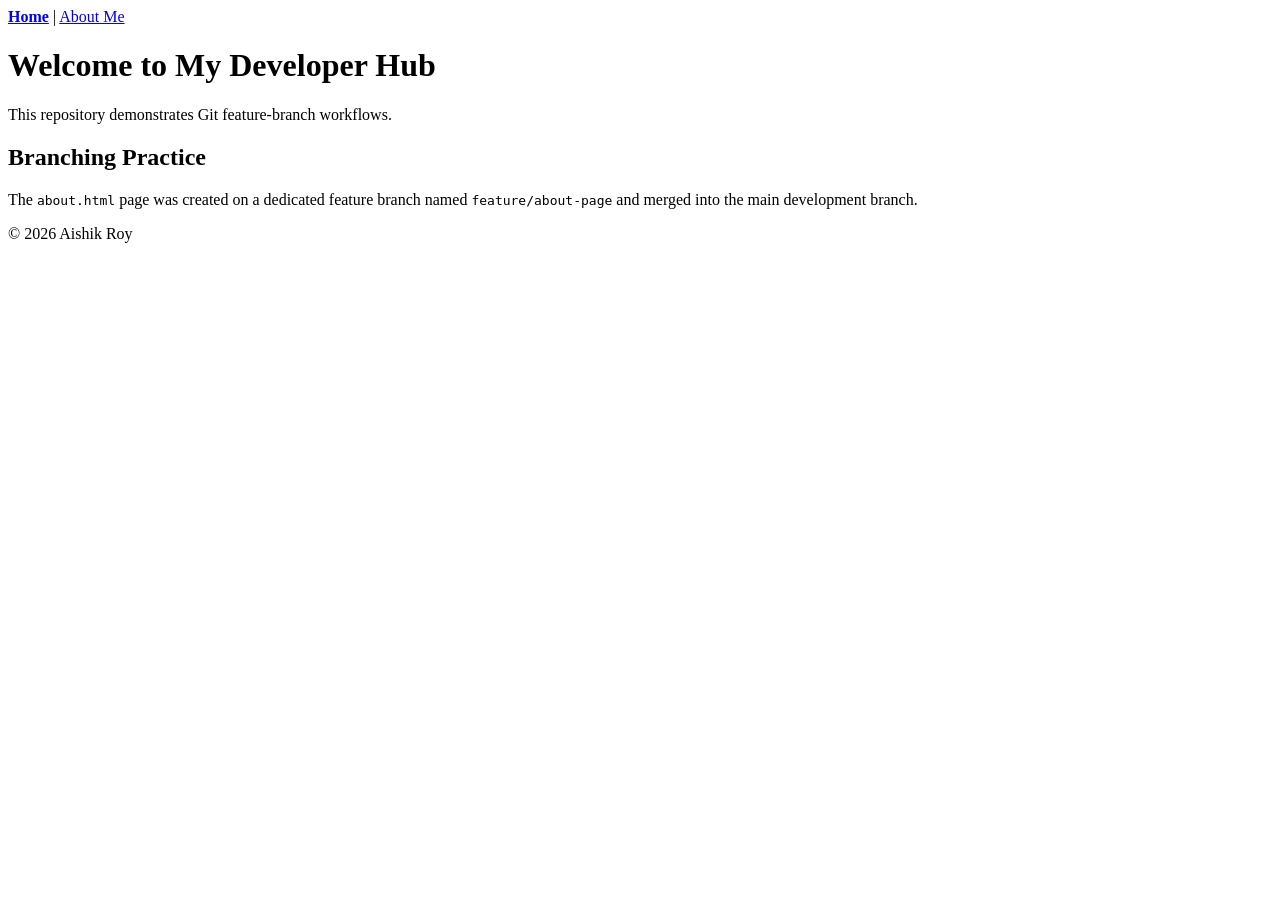
<file: P03/FeatureBranch/index.html>
<!DOCTYPE html>
<html lang="en">
<head>
    <meta charset="UTF-8">
    <meta name="viewport" content="width=device-width, initial-scale=1.0">
    <title>Aishik Roy - Home</title>
</head>
<body>
    <header>
        <nav>
            <a href="index.html"><strong>Home</strong></a> |
            <a href="about.html">About Me</a>
        </nav>
        <h1>Welcome to My Developer Hub</h1>
        <p>This repository demonstrates Git feature-branch workflows.</p>
    </header>

    <main>
        <section>
            <h2>Branching Practice</h2>
            <p>The <code>about.html</code> page was created on a dedicated feature branch named <code>feature/about-page</code> and merged into the main development branch.</p>
        </section>
    </main>

    <footer>
        <p>&copy; 2026 Aishik Roy</p>
    </footer>
</body>
</html>
</file>
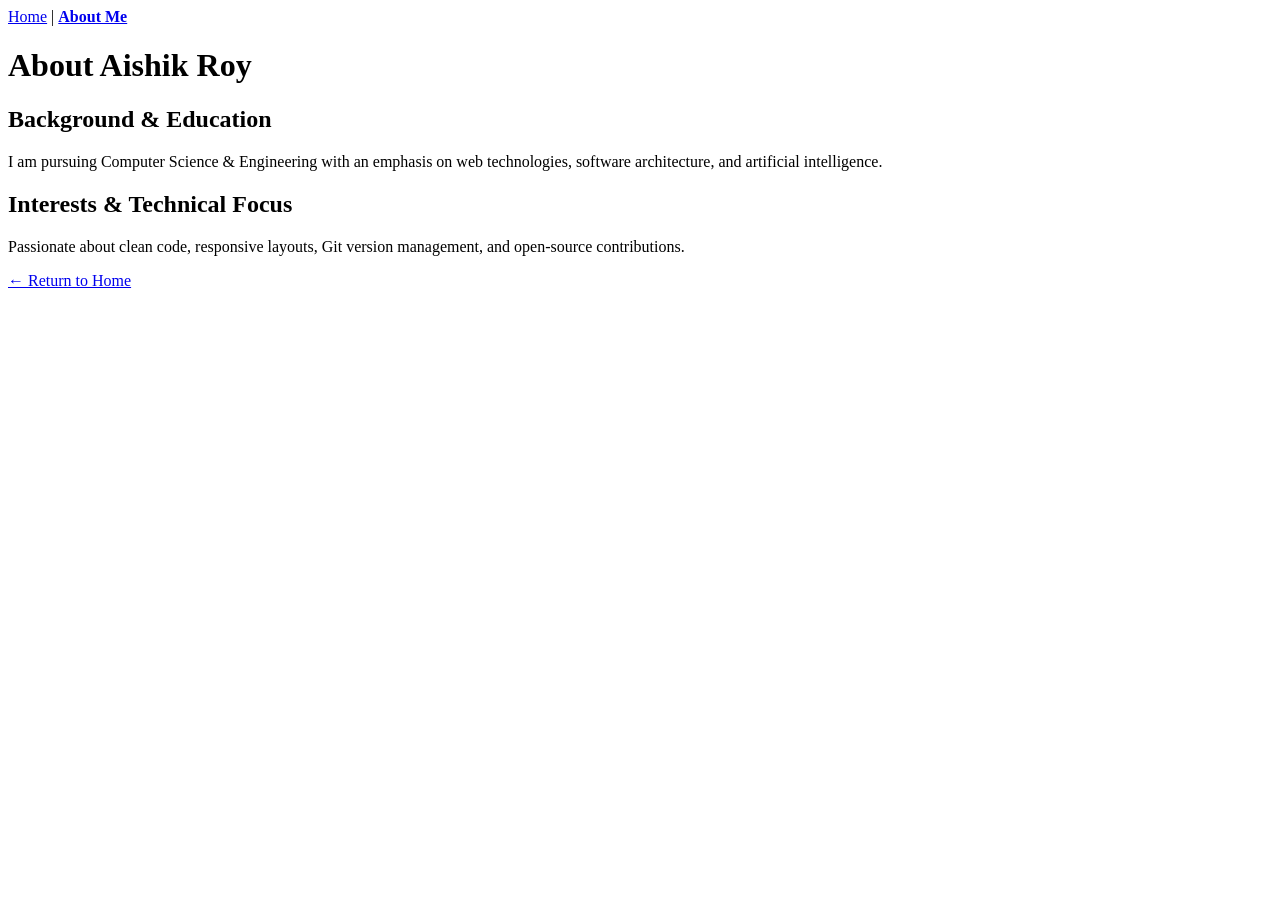
<file: P03/FeatureBranch/about.html>
<!DOCTYPE html>
<html lang="en">
<head>
    <meta charset="UTF-8">
    <meta name="viewport" content="width=device-width, initial-scale=1.0">
    <title>About Me - Aishik Roy</title>
</head>
<body>
    <header>
        <nav>
            <a href="index.html">Home</a> |
            <a href="about.html"><strong>About Me</strong></a>
        </nav>
        <h1>About Aishik Roy</h1>
    </header>

    <main>
        <section>
            <h2>Background & Education</h2>
            <p>I am pursuing Computer Science & Engineering with an emphasis on web technologies, software architecture, and artificial intelligence.</p>
        </section>

        <section>
            <h2>Interests & Technical Focus</h2>
            <p>Passionate about clean code, responsive layouts, Git version management, and open-source contributions.</p>
        </section>
    </main>

    <footer>
        <p><a href="index.html">&larr; Return to Home</a></p>
    </footer>
</body>
</html>
</file>
<file: P05/style.css>
/* P05: Semantic Bio Page Stylesheet */

* {
    margin: 0;
    padding: 0;
    box-sizing: border-box;
}

body {
    background-color: #f1f5f9;
    color: #1e293b;
    font-family: -apple-system, BlinkMacSystemFont, "Segoe UI", Roboto, Helvetica, Arial, sans-serif;
    line-height: 1.6;
}

header {
    background-color: #0f172a;
    color: #f8fafc;
    text-align: center;
    padding: 3rem 1.5rem;
    border-bottom: 4px solid #0ea5e9;
}

header h1 {
    font-size: 2.25rem;
    font-weight: 700;
    letter-spacing: -0.5px;
    margin-bottom: 0.5rem;
}

.tagline {
    font-size: 1.05rem;
    color: #94a3b8;
}

main {
    max-width: 800px;
    margin: 2rem auto;
    padding: 0 1.25rem;
}

.bio-card {
    background-color: #ffffff;
    border: 1px solid #e2e8f0;
    border-radius: 8px;
    padding: 1.75rem;
    margin-bottom: 1.5rem;
    box-shadow: 0 1px 3px rgba(0, 0, 0, 0.05);
}

.bio-card h2 {
    color: #0f172a;
    font-size: 1.35rem;
    margin-bottom: 0.75rem;
    padding-bottom: 0.4rem;
    border-bottom: 2px solid #e0f2fe;
}

.bio-card p {
    color: #334155;
    margin-bottom: 0.5rem;
}

.bio-card ul {
    list-style-position: inside;
    margin-top: 0.5rem;
    color: #334155;
}

.bio-card li {
    margin-bottom: 0.35rem;
}

footer {
    background-color: #0f172a;
    color: #94a3b8;
    text-align: center;
    padding: 1.5rem;
    font-size: 0.9rem;
    margin-top: 3rem;
}
</file>
<file: P06/style.css>
* {
    margin: 0;
    padding: 0;
    box-sizing: border-box;
}

body {
    background-color: #f8fafc;
    color: #1e293b;
    font-family: -apple-system, BlinkMacSystemFont, "Segoe UI", Roboto, Oxygen, Ubuntu, Cantarell, sans-serif;
    line-height: 1.6;
}

header {
    background-color: #0f172a;
    color: #ffffff;
    text-align: center;
    padding: 2.5rem 1rem;
    border-bottom: 3px solid #38bdf8;
}

.header-inner h1 {
    font-size: 2.2rem;
    margin-bottom: 0.35rem;
}

.role {
    color: #94a3b8;
    font-size: 1rem;
    margin-bottom: 1.25rem;
}

nav {
    display: flex;
    justify-content: center;
    gap: 1.5rem;
    flex-wrap: wrap;
}

nav a {
    color: #e2e8f0;
    text-decoration: none;
    font-weight: 500;
    font-size: 0.95rem;
    padding: 0.35rem 0.75rem;
    border-radius: 4px;
    transition: background-color 0.2s, color 0.2s;
}

nav a:hover {
    background-color: #1e293b;
    color: #38bdf8;
}

main {
    max-width: 820px;
    margin: 2.5rem auto;
    padding: 0 1.25rem;
}

.section {
    background-color: #ffffff;
    border: 1px solid #e2e8f0;
    border-radius: 8px;
    padding: 1.75rem;
    margin-bottom: 1.75rem;
    box-shadow: 0 1px 3px rgba(0, 0, 0, 0.04);
}

.section h2 {
    color: #0f172a;
    font-size: 1.4rem;
    margin-bottom: 1rem;
    padding-bottom: 0.4rem;
    border-bottom: 2px solid #e2e8f0;
}

.skills-group {
    display: flex;
    flex-wrap: wrap;
    gap: 0.5rem;
}

.skill-pill {
    background-color: #f1f5f9;
    color: #0f172a;
    border: 1px solid #cbd5e1;
    padding: 0.35rem 0.75rem;
    border-radius: 9999px;
    font-size: 0.85rem;
    font-weight: 500;
}

.project-item {
    background-color: #f8fafc;
    border: 1px solid #e2e8f0;
    border-left: 4px solid #0284c7;
    border-radius: 6px;
    padding: 1.25rem;
    margin-top: 1rem;
}

.project-item h3 {
    color: #0f172a;
    font-size: 1.15rem;
    margin-bottom: 0.4rem;
}

.project-item p {
    color: #475569;
    font-size: 0.95rem;
    margin-bottom: 0.5rem;
}

.project-tech {
    font-size: 0.8rem;
    color: #0284c7;
    font-weight: 600;
}

#contact a {
    color: #0284c7;
    text-decoration: none;
}

#contact a:hover {
    text-decoration: underline;
}

footer {
    background-color: #0f172a;
    color: #94a3b8;
    text-align: center;
    padding: 1.75rem 1rem;
    font-size: 0.9rem;
    margin-top: 3rem;
}

.back-top {
    display: inline-block;
    margin-top: 0.5rem;
    color: #38bdf8;
    text-decoration: none;
}

.back-top:hover {
    text-decoration: underline;
}
</file>
<file: P07/style.css>
/* P07: Design Tokens and Typography System in CSS */

:root {
    /* Color Palette Tokens */
    --color-primary: #0284c7;
    --color-primary-dark: #0369a1;
    --color-primary-light: #e0f2fe;
    --color-text-main: #0f172a;
    --color-text-muted: #64748b;
    --color-bg: #f8fafc;
    --color-surface: #ffffff;
    --color-border: #e2e8f0;

    /* Typographic Hierarchy Tokens */
    --font-sans: system-ui, -apple-system, BlinkMacSystemFont, "Segoe UI", Roboto, sans-serif;
    --font-mono: ui-monospace, SFMono-Regular, Menlo, Monaco, Consolas, monospace;
    
    --text-xs: 0.75rem;     /* 12px */
    --text-sm: 0.875rem;    /* 14px */
    --text-base: 1rem;      /* 16px */
    --text-lg: 1.125rem;    /* 18px */
    --text-xl: 1.25rem;     /* 20px */
    --text-2xl: 1.5rem;     /* 24px */
    --text-3xl: 2rem;       /* 32px */

    --line-height-tight: 1.25;
    --line-height-normal: 1.6;

    /* Spacing System Tokens */
    --space-xs: 0.25rem;    /* 4px */
    --space-sm: 0.5rem;     /* 8px */
    --space-md: 1rem;       /* 16px */
    --space-lg: 1.5rem;     /* 24px */
    --space-xl: 2.5rem;     /* 40px */

    /* Border Radius & Shadow Tokens */
    --radius-sm: 4px;
    --radius-md: 8px;
    --radius-full: 9999px;
    --shadow-card: 0 1px 3px rgba(0, 0, 0, 0.06), 0 1px 2px rgba(0, 0, 0, 0.04);
}

/* Global Reset with Token Applied */
* {
    margin: 0;
    padding: 0;
    box-sizing: border-box;
}

body {
    background-color: var(--color-bg);
    color: var(--color-text-main);
    font-family: var(--font-sans);
    line-height: var(--line-height-normal);
    font-size: var(--text-base);
}

.container {
    max-width: 860px;
    margin: 0 auto;
    padding: 0 var(--space-md);
}

.header {
    background-color: var(--color-text-main);
    color: #ffffff;
    padding: var(--space-xl) 0;
    border-bottom: 4px solid var(--color-primary);
}

.badge {
    display: inline-block;
    background-color: var(--color-primary);
    color: #ffffff;
    font-size: var(--text-xs);
    font-weight: 600;
    text-transform: uppercase;
    letter-spacing: 0.05em;
    padding: var(--space-xs) var(--space-sm);
    border-radius: var(--radius-sm);
    margin-bottom: var(--space-sm);
}

.header-title {
    font-size: var(--text-3xl);
    line-height: var(--line-height-tight);
    margin-bottom: var(--space-xs);
}

.header-subtitle {
    color: #94a3b8;
    font-size: var(--text-lg);
}

main.container {
    margin-top: var(--space-xl);
    margin-bottom: var(--space-xl);
}

.token-card {
    background-color: var(--color-surface);
    border: 1px solid var(--color-border);
    border-radius: var(--radius-md);
    padding: var(--space-lg);
    margin-bottom: var(--space-lg);
    box-shadow: var(--shadow-card);
}

.token-label {
    display: inline-block;
    font-size: var(--text-xs);
    color: var(--color-primary);
    font-weight: 700;
    text-transform: uppercase;
    margin-bottom: var(--space-sm);
}

.display-1 {
    font-size: var(--text-3xl);
    color: var(--color-text-main);
    line-height: var(--line-height-tight);
    margin-bottom: var(--space-sm);
}

.display-2 {
    font-size: var(--text-2xl);
    color: var(--color-text-main);
    margin-top: var(--space-sm);
    margin-bottom: var(--space-sm);
}

.display-3 {
    font-size: var(--text-xl);
    color: var(--color-text-muted);
    margin-bottom: var(--space-md);
}

.lead-text {
    font-size: var(--text-lg);
    color: var(--color-text-main);
    margin-bottom: var(--space-md);
    line-height: var(--line-height-normal);
}

.body-text {
    font-size: var(--text-base);
    color: #334155;
    margin-bottom: var(--space-md);
}

code {
    font-family: var(--font-mono);
    font-size: var(--text-sm);
    background-color: var(--color-primary-light);
    color: var(--color-primary-dark);
    padding: 0.15rem 0.4rem;
    border-radius: var(--radius-sm);
}

.button-group {
    display: flex;
    gap: var(--space-md);
    margin-top: var(--space-md);
}

.btn {
    font-family: var(--font-sans);
    font-size: var(--text-base);
    font-weight: 600;
    padding: var(--space-sm) var(--space-lg);
    border-radius: var(--radius-md);
    border: none;
    cursor: pointer;
    transition: background-color 0.2s ease;
}

.btn-primary {
    background-color: var(--color-primary);
    color: #ffffff;
}

.btn-primary:hover {
    background-color: var(--color-primary-dark);
}

.btn-secondary {
    background-color: var(--color-primary-light);
    color: var(--color-primary-dark);
}

.btn-secondary:hover {
    background-color: #bae6fd;
}

.token-specs {
    display: grid;
    grid-template-columns: repeat(auto-fit, minmax(200px, 1fr));
    gap: var(--space-md);
    margin-top: var(--space-md);
}

.spec-box {
    background-color: var(--color-bg);
    border: 1px solid var(--color-border);
    border-radius: var(--radius-md);
    padding: var(--space-md);
}

.spec-box h4 {
    font-size: var(--text-sm);
    color: var(--color-text-main);
    margin-bottom: var(--space-xs);
}

.spec-box p {
    margin-bottom: var(--space-xs);
}

.footer {
    background-color: var(--color-text-main);
    color: var(--color-text-muted);
    text-align: center;
    padding: var(--space-lg) 0;
    font-size: var(--text-sm);
    margin-top: var(--space-xl);
}
</file>
<file: P08/style.css>
/* P08: Sticky Navbar and Card Overlay Stylesheet */

* {
    margin: 0;
    padding: 0;
    box-sizing: border-box;
}

body {
    background-color: #f8fafc;
    color: #1e293b;
    font-family: -apple-system, BlinkMacSystemFont, "Segoe UI", Roboto, sans-serif;
    line-height: 1.6;
}

/* 1. Sticky Navigation Bar */
.navbar-wrapper {
    position: sticky;
    top: 0;
    z-index: 100;
    background-color: #0f172a;
    box-shadow: 0 2px 8px rgba(0, 0, 0, 0.15);
    border-bottom: 2px solid #0284c7;
}

.navbar {
    max-width: 900px;
    margin: 0 auto;
    padding: 1rem 1.25rem;
    display: flex;
    justify-content: space-between;
    align-items: center;
}

.nav-brand {
    color: #ffffff;
    font-size: 1.2rem;
    font-weight: 700;
}

.nav-brand span {
    color: #38bdf8;
    font-weight: 400;
}

.nav-links a {
    color: #cbd5e1;
    text-decoration: none;
    margin-left: 1.25rem;
    font-size: 0.95rem;
    font-weight: 500;
    transition: color 0.2s;
}

.nav-links a:hover {
    color: #38bdf8;
}

/* 2. Main Content & Hero */
.content {
    max-width: 900px;
    margin: 2rem auto;
    padding: 0 1.25rem;
}

.hero-section {
    background-color: #ffffff;
    border: 1px solid #e2e8f0;
    border-radius: 8px;
    padding: 2.5rem 1.5rem;
    text-align: center;
    margin-bottom: 2.5rem;
}

.hero-section h1 {
    font-size: 2rem;
    color: #0f172a;
    margin-bottom: 0.75rem;
}

.hero-section p {
    color: #475569;
    max-width: 650px;
    margin: 0 auto;
}

code {
    background-color: #e0f2fe;
    color: #0369a1;
    padding: 0.15rem 0.4rem;
    border-radius: 4px;
    font-size: 0.9em;
}

/* 3. Card Overlay with Relative & Absolute Positioning */
.card-showcase h2 {
    font-size: 1.5rem;
    margin-bottom: 0.25rem;
}

.instruction {
    color: #64748b;
    margin-bottom: 1.5rem;
}

.card-wrapper {
    display: flex;
    gap: 1.5rem;
    flex-wrap: wrap;
    justify-content: center;
}

/* Parent container: position relative */
.project-card {
    position: relative;
    width: 320px;
    background-color: #ffffff;
    border: 1px solid #e2e8f0;
    border-radius: 8px;
    overflow: hidden;
    box-shadow: 0 2px 4px rgba(0, 0, 0, 0.05);
    transition: transform 0.2s ease, box-shadow 0.2s ease;
}

.project-card:hover {
    transform: translateY(-4px);
    box-shadow: 0 8px 16px rgba(0, 0, 0, 0.08);
}

.card-image-placeholder {
    height: 160px;
    background: linear-gradient(135deg, #0ea5e9, #1e293b);
    display: flex;
    align-items: center;
    justify-content: center;
}

.preview-icon {
    font-size: 2.5rem;
    color: #ffffff;
    font-family: monospace;
}

.card-body {
    padding: 1.25rem;
}

.card-body h3 {
    font-size: 1.15rem;
    margin-bottom: 0.5rem;
    color: #0f172a;
}

.card-body p {
    font-size: 0.9rem;
    color: #475569;
}

/* Child overlay: position absolute */
.card-overlay {
    position: absolute;
    inset: 0;
    background-color: rgba(15, 23, 42, 0.94);
    color: #f8fafc;
    padding: 1.5rem;
    display: flex;
    flex-direction: column;
    justify-content: center;
    align-items: center;
    text-align: center;
    opacity: 0;
    transform: translateY(10px);
    transition: opacity 0.3s ease, transform 0.3s ease;
}

.project-card:hover .card-overlay {
    opacity: 1;
    transform: translateY(0);
}

.card-overlay h4 {
    font-size: 1.1rem;
    color: #38bdf8;
    margin-bottom: 0.5rem;
}

.card-overlay p {
    font-size: 0.85rem;
    color: #cbd5e1;
    margin-bottom: 1rem;
    line-height: 1.4;
}

.overlay-btn {
    display: inline-block;
    background-color: #0284c7;
    color: #ffffff;
    text-decoration: none;
    font-size: 0.85rem;
    font-weight: 600;
    padding: 0.45rem 1rem;
    border-radius: 4px;
    transition: background-color 0.2s;
}

.overlay-btn:hover {
    background-color: #0369a1;
}

/* 4. Long Scroll Simulation */
.scroll-demo-section {
    margin-top: 3.5rem;
    margin-bottom: 250px; /* Provides extra scroll track */
}

.scroll-demo-section h2 {
    font-size: 1.4rem;
    margin-bottom: 0.5rem;
}

.filler-block {
    background-color: #ffffff;
    border-left: 4px solid #0284c7;
    border-radius: 4px;
    padding: 1.25rem;
    margin-top: 1.25rem;
    box-shadow: 0 1px 3px rgba(0, 0, 0, 0.04);
}

.filler-block h3 {
    font-size: 1.05rem;
    margin-bottom: 0.35rem;
}

.footer {
    background-color: #0f172a;
    color: #94a3b8;
    text-align: center;
    padding: 1.5rem;
    font-size: 0.9rem;
}
</file>
<file: P09/style.css>
/* P09: Responsive Navbar & Card Grid using Flexbox */

* {
    margin: 0;
    padding: 0;
    box-sizing: border-box;
}

body {
    background-color: #f8fafc;
    color: #1e293b;
    font-family: system-ui, -apple-system, BlinkMacSystemFont, "Segoe UI", Roboto, sans-serif;
    line-height: 1.6;
}

/* 1. Responsive Flexbox Navigation */
.site-header {
    background-color: #0f172a;
    border-bottom: 2px solid #0284c7;
}

.flex-nav {
    max-width: 1100px;
    margin: 0 auto;
    padding: 1rem 1.5rem;
    display: flex;
    justify-content: space-between;
    align-items: center;
    gap: 1rem;
}

.brand {
    display: flex;
    align-items: center;
    gap: 0.6rem;
}

.brand-badge {
    background-color: #0284c7;
    color: #ffffff;
    font-weight: 700;
    font-size: 0.9rem;
    padding: 0.25rem 0.5rem;
    border-radius: 4px;
}

.brand-text {
    color: #ffffff;
    font-size: 1.15rem;
    font-weight: 600;
}

.nav-links {
    display: flex;
    gap: 1.5rem;
}

.nav-links a {
    color: #cbd5e1;
    text-decoration: none;
    font-size: 0.95rem;
    font-weight: 500;
    transition: color 0.2s ease;
}

.nav-links a:hover {
    color: #38bdf8;
}

/* 2. Main Page Layout */
.page-container {
    max-width: 1100px;
    margin: 2.5rem auto;
    padding: 0 1.25rem;
}

.intro-banner {
    background-color: #ffffff;
    border: 1px solid #e2e8f0;
    border-radius: 8px;
    padding: 2.25rem 1.5rem;
    text-align: center;
    margin-bottom: 2.5rem;
    box-shadow: 0 1px 3px rgba(0, 0, 0, 0.05);
}

.intro-banner h1 {
    font-size: 1.85rem;
    color: #0f172a;
    margin-bottom: 0.5rem;
}

.intro-banner p {
    color: #475569;
    max-width: 650px;
    margin: 0 auto;
}

code {
    background-color: #e0f2fe;
    color: #0369a1;
    padding: 0.15rem 0.35rem;
    border-radius: 4px;
    font-size: 0.9em;
}

.section-title {
    font-size: 1.4rem;
    color: #0f172a;
    margin-bottom: 1.25rem;
}

/* 3. Flexbox Card Grid */
.flex-grid {
    display: flex;
    flex-wrap: wrap;
    gap: 1.5rem;
    justify-content: flex-start;
}

.flex-card {
    background-color: #ffffff;
    border: 1px solid #e2e8f0;
    border-radius: 8px;
    padding: 1.5rem;
    flex: 1 1 240px; /* flex-grow: 1, flex-shrink: 1, flex-basis: 240px */
    display: flex;
    flex-direction: column;
    justify-content: space-between;
    box-shadow: 0 1px 3px rgba(0, 0, 0, 0.04);
    transition: transform 0.2s ease, box-shadow 0.2s ease;
}

.flex-card:hover {
    transform: translateY(-3px);
    box-shadow: 0 6px 12px rgba(0, 0, 0, 0.08);
}

.card-status {
    align-self: flex-start;
    font-size: 0.75rem;
    font-weight: 700;
    text-transform: uppercase;
    letter-spacing: 0.05em;
    padding: 0.2rem 0.5rem;
    border-radius: 4px;
    margin-bottom: 0.75rem;
}

.status-active {
    background-color: #dcfce7;
    color: #15803d;
}

.status-completed {
    background-color: #f1f5f9;
    color: #475569;
}

.flex-card h3 {
    font-size: 1.2rem;
    color: #0f172a;
    margin-bottom: 0.5rem;
}

.flex-card p {
    font-size: 0.9rem;
    color: #475569;
    margin-bottom: 1.25rem;
    flex-grow: 1; /* Pushes tech-stack to bottom */
}

.tech-stack {
    font-size: 0.8rem;
    color: #0284c7;
    font-weight: 600;
    border-top: 1px solid #f1f5f9;
    padding-top: 0.75rem;
}

/* 4. Footer */
.site-footer {
    background-color: #0f172a;
    color: #94a3b8;
    text-align: center;
    padding: 1.75rem 1rem;
    font-size: 0.9rem;
    margin-top: 3.5rem;
}

/* 5. Responsive Breakpoints */
@media (max-width: 680px) {
    .flex-nav {
        flex-direction: column;
        text-align: center;
        gap: 0.75rem;
    }

    .nav-links {
        gap: 1rem;
    }

    .flex-card {
        flex: 1 1 100%; /* Stacks cards vertically on small phones */
    }
}
</file>
<file: P10/style.css>
/* P10: Portfolio Header and Footer with Advanced Flexbox */

* {
    margin: 0;
    padding: 0;
    box-sizing: border-box;
}

body {
    background-color: #f8fafc;
    color: #1e293b;
    font-family: system-ui, -apple-system, BlinkMacSystemFont, "Segoe UI", Roboto, sans-serif;
    line-height: 1.6;
    display: flex;
    flex-direction: column;
    min-height: 100vh;
}

/* 1. Advanced Flexbox Header */
.advanced-header {
    background-color: #0f172a;
    padding: 1rem 2rem;
    display: flex;
    align-items: center;
    gap: 1.5rem;
    border-bottom: 2px solid #0284c7;
}

.logo {
    flex-grow: 1; /* Occupies left proportional space */
    display: flex;
    align-items: center;
    gap: 0.5rem;
}

.logo-mark {
    background-color: #0284c7;
    color: #ffffff;
    font-weight: 700;
    font-size: 0.85rem;
    padding: 0.3rem 0.55rem;
    border-radius: 4px;
    font-family: monospace;
}

.logo-text {
    color: #ffffff;
    font-size: 1.15rem;
    font-weight: 600;
}

.center-nav {
    flex-grow: 2; /* Centered with greater flex allocation */
    display: flex;
    justify-content: center;
    gap: 1.75rem;
}

.center-nav a {
    color: #cbd5e1;
    text-decoration: none;
    font-size: 0.95rem;
    font-weight: 500;
    transition: color 0.2s ease;
}

.center-nav a:hover {
    color: #38bdf8;
}

.header-action {
    flex-shrink: 0; /* Prevents button compression */
}

.hire-btn {
    background-color: #0284c7;
    color: #ffffff;
    text-decoration: none;
    font-weight: 600;
    font-size: 0.9rem;
    padding: 0.55rem 1.2rem;
    border-radius: 6px;
    display: inline-block;
    transition: background-color 0.2s;
}

.hire-btn:hover {
    background-color: #0369a1;
}

/* 2. Main Content & Flex Row Cards */
.main-content {
    flex-grow: 1; /* Pushes footer to viewport bottom */
    max-width: 1050px;
    margin: 3rem auto;
    padding: 0 1.5rem;
    width: 100%;
}

.hero-flex {
    background-color: #ffffff;
    border: 1px solid #e2e8f0;
    border-radius: 8px;
    padding: 3rem 2rem;
    text-align: center;
    margin-bottom: 2.5rem;
    box-shadow: 0 1px 3px rgba(0, 0, 0, 0.05);
}

.sub-heading {
    display: inline-block;
    color: #0284c7;
    font-size: 0.85rem;
    font-weight: 700;
    text-transform: uppercase;
    letter-spacing: 0.06em;
    margin-bottom: 0.5rem;
}

.hero-text h1 {
    font-size: 2.1rem;
    color: #0f172a;
    margin-bottom: 0.75rem;
}

.hero-text p {
    color: #475569;
    max-width: 700px;
    margin: 0 auto;
}

code {
    background-color: #e0f2fe;
    color: #0369a1;
    padding: 0.15rem 0.35rem;
    border-radius: 4px;
    font-size: 0.9em;
}

.specialties-section h2 {
    font-size: 1.4rem;
    color: #0f172a;
    margin-bottom: 1.25rem;
}

.cards-flex-row {
    display: flex;
    gap: 1.5rem;
    justify-content: space-between;
}

.spec-card {
    background-color: #ffffff;
    border: 1px solid #e2e8f0;
    border-radius: 8px;
    padding: 1.75rem;
    flex: 1 1 260px; /* Advanced flex basis and growth */
    display: flex;
    flex-direction: column;
    box-shadow: 0 1px 3px rgba(0, 0, 0, 0.04);
    transition: transform 0.2s ease, box-shadow 0.2s ease;
}

.spec-card:hover {
    transform: translateY(-4px);
    box-shadow: 0 6px 14px rgba(0, 0, 0, 0.07);
}

.icon {
    font-family: monospace;
    color: #0284c7;
    font-weight: 700;
    font-size: 0.95rem;
    margin-bottom: 0.75rem;
}

.spec-card h3 {
    font-size: 1.2rem;
    color: #0f172a;
    margin-bottom: 0.5rem;
}

.spec-card p {
    font-size: 0.9rem;
    color: #475569;
}

/* 3. Advanced Flexbox Footer */
.advanced-footer {
    background-color: #0f172a;
    color: #cbd5e1;
    padding: 3rem 2rem 1.5rem 2rem;
    margin-top: 3rem;
}

.footer-top {
    max-width: 1050px;
    margin: 0 auto;
    display: flex;
    justify-content: space-between;
    gap: 2rem;
    padding-bottom: 2rem;
    border-bottom: 1px solid #334155;
}

.footer-brand {
    flex: 2 1 300px;
}

.footer-brand h3 {
    color: #ffffff;
    font-size: 1.25rem;
    margin-bottom: 0.5rem;
}

.footer-brand p {
    color: #94a3b8;
    font-size: 0.9rem;
    max-width: 320px;
}

.footer-links-group,
.footer-social-group {
    flex: 1 1 140px;
    display: flex;
    flex-direction: column;
    gap: 0.5rem;
}

.footer-links-group h4,
.footer-social-group h4 {
    color: #ffffff;
    font-size: 0.95rem;
    margin-bottom: 0.25rem;
}

.footer-links-group a,
.footer-social-group a {
    color: #94a3b8;
    text-decoration: none;
    font-size: 0.9rem;
    transition: color 0.2s;
}

.footer-links-group a:hover,
.footer-social-group a:hover {
    color: #38bdf8;
}

.footer-bottom {
    max-width: 1050px;
    margin: 1.5rem auto 0 auto;
    display: flex;
    justify-content: space-between;
    align-items: center;
    font-size: 0.85rem;
    color: #64748b;
}

.footer-bottom .tagline {
    font-style: italic;
}

/* 4. Responsive Breakpoint */
@media (max-width: 768px) {
    .advanced-header {
        flex-direction: column;
        text-align: center;
        gap: 1rem;
    }

    .center-nav {
        flex-wrap: wrap;
        gap: 1rem;
    }

    .cards-flex-row {
        flex-direction: column;
    }

    .footer-top {
        flex-direction: column;
        gap: 1.5rem;
    }

    .footer-bottom {
        flex-direction: column;
        gap: 0.5rem;
        text-align: center;
    }
}
</file>
<file: P11/style.css>
/* P11: Newspaper-Style Three-Column Layout with CSS Grid */

* {
    margin: 0;
    padding: 0;
    box-sizing: border-box;
}

body {
    background-color: #f6f5f1; /* Classic warm editorial paper tone */
    color: #1a1a1a;
    font-family: Georgia, "Times New Roman", Times, serif;
    line-height: 1.55;
    padding: 1.5rem 1rem;
}

/* 1. Masthead Styling */
.masthead {
    max-width: 1100px;
    margin: 0 auto 1.5rem auto;
    text-align: center;
    border-bottom: 4px double #1a1a1a;
    padding-bottom: 1.25rem;
}

.edition-bar {
    display: flex;
    justify-content: space-between;
    font-family: -apple-system, BlinkMacSystemFont, "Segoe UI", Roboto, sans-serif;
    font-size: 0.8rem;
    font-weight: 600;
    text-transform: uppercase;
    letter-spacing: 0.05em;
    border-top: 1px solid #1a1a1a;
    border-bottom: 1px solid #1a1a1a;
    padding: 0.35rem 0.5rem;
    margin-bottom: 1rem;
}

.newspaper-title {
    font-size: 2.75rem;
    font-weight: 900;
    letter-spacing: -1px;
    text-transform: uppercase;
    margin: 0.25rem 0;
}

.tagline {
    font-family: -apple-system, BlinkMacSystemFont, "Segoe UI", Roboto, sans-serif;
    font-size: 0.85rem;
    color: #555555;
    text-transform: uppercase;
    letter-spacing: 0.08em;
}

/* 2. 3-Column Newspaper Grid */
.newspaper-grid {
    max-width: 1100px;
    margin: 0 auto;
    display: grid;
    grid-template-columns: 2fr 1fr 1fr; /* Asymmetric editorial ratio */
    gap: 1.5rem;
}

.article {
    background-color: #ffffff;
    border: 1px solid #d4d4d8;
    padding: 1.5rem;
    box-shadow: 0 1px 3px rgba(0, 0, 0, 0.04);
}

.category-tag {
    display: inline-block;
    font-family: -apple-system, BlinkMacSystemFont, "Segoe UI", Roboto, sans-serif;
    font-size: 0.75rem;
    font-weight: 700;
    text-transform: uppercase;
    color: #0284c7;
    letter-spacing: 0.05em;
    margin-bottom: 0.4rem;
}

.article h2 {
    font-size: 1.65rem;
    font-weight: 800;
    line-height: 1.25;
    margin-bottom: 0.4rem;
    color: #0f172a;
}

.article h3 {
    font-size: 1.25rem;
    font-weight: 700;
    line-height: 1.3;
    margin-bottom: 0.4rem;
    color: #0f172a;
}

.byline {
    font-family: -apple-system, BlinkMacSystemFont, "Segoe UI", Roboto, sans-serif;
    font-size: 0.78rem;
    font-style: italic;
    color: #666666;
    margin-bottom: 0.85rem;
    border-bottom: 1px solid #e4e4e7;
    padding-bottom: 0.4rem;
}

.lead-paragraph {
    font-size: 1.05rem;
    font-weight: 500;
    color: #222222;
    margin-bottom: 0.75rem;
}

code {
    font-family: monospace;
    background-color: #f1f5f9;
    padding: 0.1rem 0.3rem;
    border-radius: 3px;
    font-size: 0.88em;
}

/* Grid Span Placements */
.lead-story {
    grid-column: span 2; /* Spans 2 columns */
}

.full-width-story {
    grid-column: 1 / -1; /* Spans across entire row (all 3 columns) */
    border-top: 3px solid #1a1a1a;
}

/* 3. Newspaper Footer */
.newspaper-footer {
    max-width: 1100px;
    margin: 2.5rem auto 0 auto;
    border-top: 2px solid #1a1a1a;
    padding-top: 1.25rem;
    text-align: center;
    font-family: -apple-system, BlinkMacSystemFont, "Segoe UI", Roboto, sans-serif;
    font-size: 0.85rem;
    color: #666666;
}

/* 4. Responsive Breakpoints */
@media (max-width: 820px) {
    .newspaper-grid {
        grid-template-columns: 1fr 1fr;
    }

    .lead-story {
        grid-column: span 2;
    }

    .full-width-story {
        grid-column: span 2;
    }
}

@media (max-width: 580px) {
    .newspaper-grid {
        grid-template-columns: 1fr;
    }

    .newspaper-title {
        font-size: 2rem;
    }

    .edition-bar {
        flex-direction: column;
        gap: 0.25rem;
    }

    .lead-story,
    .full-width-story {
        grid-column: span 1;
    }
}
</file>
<file: P12/style.css>
/* P12: Portfolio Projects Grid with Advanced CSS Grid */

* {
    margin: 0;
    padding: 0;
    box-sizing: border-box;
}

body {
    background-color: #f8fafc;
    color: #1e293b;
    font-family: -apple-system, BlinkMacSystemFont, "Segoe UI", Roboto, sans-serif;
    line-height: 1.6;
}

/* 1. Header */
.header {
    background-color: #0f172a;
    color: #ffffff;
    padding: 3rem 1.5rem;
    border-bottom: 3px solid #0284c7;
    text-align: center;
}

.header-container {
    max-width: 900px;
    margin: 0 auto;
}

.badge {
    display: inline-block;
    background-color: #0284c7;
    color: #ffffff;
    font-size: 0.8rem;
    font-weight: 700;
    text-transform: uppercase;
    letter-spacing: 0.08em;
    padding: 0.25rem 0.6rem;
    border-radius: 4px;
    margin-bottom: 0.75rem;
}

.header h1 {
    font-size: 2.25rem;
    margin-bottom: 0.5rem;
}

.header p {
    color: #94a3b8;
    font-size: 1.05rem;
}

/* 2. Advanced CSS Grid Container */
.grid-container {
    max-width: 1140px;
    margin: 3rem auto;
    padding: 0 1.5rem;
    display: grid;
    grid-template-columns: repeat(auto-fit, minmax(280px, 1fr));
    gap: 1.5rem;
    grid-auto-flow: dense; /* Compacts gaps smoothly */
}

/* 3. Card Styling */
.project-card {
    background-color: #ffffff;
    border: 1px solid #e2e8f0;
    border-radius: 8px;
    padding: 1.75rem;
    display: flex;
    flex-direction: column;
    justify-content: space-between;
    box-shadow: 0 1px 3px rgba(0, 0, 0, 0.05);
    transition: transform 0.2s ease, box-shadow 0.2s ease, border-color 0.2s ease;
}

.project-card:hover {
    transform: translateY(-4px);
    box-shadow: 0 8px 20px rgba(0, 0, 0, 0.08);
    border-color: #0284c7;
}

.card-badge {
    align-self: flex-start;
    font-size: 0.75rem;
    font-weight: 700;
    text-transform: uppercase;
    color: #0284c7;
    background-color: #e0f2fe;
    padding: 0.2rem 0.55rem;
    border-radius: 4px;
    margin-bottom: 0.75rem;
}

.spotlight-badge {
    background-color: #dcfce7;
    color: #15803d;
}

.project-card h2 {
    font-size: 1.35rem;
    color: #0f172a;
    margin-bottom: 0.65rem;
}

.project-card p {
    color: #475569;
    font-size: 0.95rem;
    margin-bottom: 1rem;
    line-height: 1.55;
}

.card-meta {
    display: flex;
    flex-wrap: wrap;
    gap: 0.4rem;
    margin-bottom: 1.25rem;
}

.tech-tag {
    background-color: #f1f5f9;
    color: #334155;
    font-size: 0.75rem;
    font-weight: 600;
    padding: 0.2rem 0.5rem;
    border-radius: 3px;
    border: 1px solid #e2e8f0;
}

.card-link {
    align-self: flex-start;
    color: #0284c7;
    text-decoration: none;
    font-weight: 600;
    font-size: 0.9rem;
    transition: color 0.2s;
}

.card-link:hover {
    color: #0369a1;
    text-decoration: underline;
}

/* 4. Advanced Grid Column & Row Spanning */
.featured-span-col {
    grid-column: span 2;
    background: linear-gradient(180deg, #ffffff, #f0f9ff);
    border: 1.5px solid #bae6fd;
}

.spotlight-span-row {
    grid-row: span 2;
    background: linear-gradient(180deg, #ffffff, #f0fdf4);
    border: 1.5px solid #bbf7d0;
}

/* 5. Footer */
.footer {
    background-color: #0f172a;
    color: #94a3b8;
    text-align: center;
    padding: 2rem 1rem;
    font-size: 0.9rem;
    margin-top: 3.5rem;
}

/* 6. Responsive Fallback */
@media (max-width: 768px) {
    .featured-span-col,
    .spotlight-span-row {
        grid-column: span 1;
        grid-row: span 1;
    }
}
</file>
<file: P13/style.css>
{
    margin: 0;
    padding: 0;
    box-sizing: border-box;
}

body {
    background-color: #f8fafc;
    color: #1e293b;
    font-family: system-ui, -apple-system, BlinkMacSystemFont, "Segoe UI", Roboto, sans-serif;
    line-height: 1.6;
}
.flex-header {
    background-color: #0f172a;
    padding: 1rem 2rem;
    display: flex;
    justify-content: space-between;
    align-items: center;
    border-bottom: 2px solid #0284c7;
    position: sticky;
    top: 0;
    z-index: 100;
}

.logo {
    display: flex;
    align-items: center;
    gap: 0.6rem;
}

.badge-icon {
    background-color: #0284c7;
    color: #ffffff;
    font-weight: 700;
    font-size: 0.85rem;
    padding: 0.25rem 0.5rem;
    border-radius: 4px;
}

.logo-text {
    color: #ffffff;
    font-size: 1.15rem;
    font-weight: 600;
}

.flex-nav-links {
    display: flex;
    gap: 1.75rem;
}

.flex-nav-links a {
    color: #cbd5e1;
    text-decoration: none;
    font-size: 0.95rem;
    font-weight: 500;
    transition: color 0.2s ease;
}

.flex-nav-links a:hover {
    color: #38bdf8;
}

.flex-actions {
    display: flex;
    align-items: center;
}

.btn-github {
    background-color: #0284c7;
    color: #ffffff;
    text-decoration: none;
    font-weight: 600;
    font-size: 0.85rem;
    padding: 0.45rem 1rem;
    border-radius: 6px;
    transition: background-color 0.2s;
}

.btn-github:hover {
    background-color: #0369a1;
}
.page-body {
    max-width: 1080px;
    margin: 2.5rem auto;
    padding: 0 1.5rem;
}

.hero-card {
    background-color: #ffffff;
    border: 1px solid #e2e8f0;
    border-radius: 8px;
    padding: 2.5rem 2rem;
    margin-bottom: 2.5rem;
    box-shadow: 0 1px 3px rgba(0, 0, 0, 0.05);
}

.section-tag {
    display: inline-block;
    color: #0284c7;
    font-size: 0.8rem;
    font-weight: 700;
    text-transform: uppercase;
    letter-spacing: 0.06em;
    margin-bottom: 0.5rem;
}

.hero-card h1 {
    font-size: 2rem;
    color: #0f172a;
    margin-bottom: 0.75rem;
    line-height: 1.3;
}

.hero-card p {
    color: #475569;
    font-size: 1.05rem;
}

.section-header {
    margin-bottom: 1.25rem;
}

.section-header h2 {
    font-size: 1.45rem;
    color: #0f172a;
    margin-bottom: 0.25rem;
}

.section-header p {
    color: #64748b;
    font-size: 0.95rem;
}
    margin-bottom: 3rem;
}

.grid-catalog {
    display: grid;
    grid-template-columns: repeat(2, 1fr); /* 2D coordinate grid */
    gap: 1.5rem;
}

.grid-item {
    background-color: #ffffff;
    border: 1px solid #e2e8f0;
    border-radius: 8px;
    padding: 1.5rem;
    display: flex;
    flex-direction: column;
    justify-content: space-between;
    box-shadow: 0 1px 3px rgba(0, 0, 0, 0.04);
    transition: transform 0.2s, box-shadow 0.2s;
}

.grid-item:hover {
    transform: translateY(-3px);
    box-shadow: 0 6px 14px rgba(0, 0, 0, 0.06);
}

.item-header {
    display: flex;
    justify-content: space-between;
    align-items: flex-start;
    margin-bottom: 0.75rem;
}

.grid-item h3 {
    font-size: 1.2rem;
    color: #0f172a;
}

/* Nested Flexbox component for badges */
.flex-tags {
    display: flex;
    gap: 0.35rem;
}

.tag {
    background-color: #e0f2fe;
    color: #0369a1;
    font-size: 0.75rem;
    font-weight: 600;
    padding: 0.15rem 0.45rem;
    border-radius: 4px;
}

.grid-item p {
    color: #475569;
    font-size: 0.95rem;
}
.comparison-section {
    margin-bottom: 3rem;
}

.comparison-grid {
    display: grid;
    grid-template-columns: 1fr 1fr;
    gap: 1.5rem;
}
.comp-card {
    background-color: #ffffff;
    border-radius: 8px;
    padding: 1.75rem;
    border: 1px solid #e2e8f0;
    box-shadow: 0 1px 3px rgba(0, 0, 0, 0.05);
}
.flex-focus {
    border-top: 4px solid #0284c7;
}

.grid-focus {
    border-top: 4px solid #059669;
}

.comp-badge {
    display: inline-block;
    font-size: 0.75rem;
    font-weight: 700;
    text-transform: uppercase;
    letter-spacing: 0.05em;
    padding: 0.2rem 0.5rem;
    border-radius: 4px;
    margin-bottom: 0.5rem;
}

.flex-focus .comp-badge {
    background-color: #e0f2fe;
    color: #0369a1;
}

.grid-focus .comp-badge {
    background-color: #d1fae5;
    color: #047857;
}

.comp-card h3 {
    font-size: 1.35rem;
    color: #0f172a;
    margin-bottom: 0.35rem;
}

.comp-role {
    color: #334155;
    font-size: 0.92rem;
    margin-bottom: 1rem;
    border-bottom: 1px solid #f1f5f9;
    padding-bottom: 0.5rem;
}

.comp-points {
    list-style-type: none;
}

.comp-points li {
    font-size: 0.9rem;
    color: #475569;
    margin-bottom: 0.6rem;
    padding-left: 1.25rem;
    position: relative;
}

.comp-points li::before {
    content: "✔";
    position: absolute;
    left: 0;
    color: #0284c7;
    font-size: 0.8rem;
}

.grid-focus .comp-points li::before {
    color: #059669;
}

code {
    background-color: #f1f5f9;
    color: #0f172a;
    padding: 0.1rem 0.3rem;
    border-radius: 3px;
    font-size: 0.88em;
}
.guide-section {
    background-color: #ffffff;
    border: 1px solid #e2e8f0;
    border-radius: 8px;
    padding: 1.75rem;
    margin-bottom: 3.5rem;
}

.guide-section h3 {
    font-size: 1.25rem;
    color: #0f172a;
    margin-bottom: 0.75rem;
}

.rule-box {
    display: flex;
    flex-direction: column;
    gap: 0.75rem;
    background-color: #f8fafc;
    border-left: 4px solid #0284c7;
    padding: 1.25rem;
    border-radius: 4px;
}

.rule-box p {
    font-size: 0.95rem;
    color: #334155;
}
.flex-footer {
    background-color: #0f172a;
    color: #94a3b8;
    padding: 1.5rem 2rem;
    display: flex;
    justify-content: space-between;
    align-items: center;
    font-size: 0.9rem;
}

.footer-links a {
    color: #38bdf8;
    text-decoration: none;
}

.footer-links a:hover {
    text-decoration: underline;
}
@media (max-width: 768px) {
    .flex-header {
        flex-direction: column;
        gap: 0.75rem;
        text-align: center;
    }

    .flex-nav-links {
        gap: 1rem;
        flex-wrap: wrap;
        justify-content: center;
    }
    .grid-catalog {
        grid-template-columns: 1fr;
    }

    .comparison-grid {
        grid-template-columns: 1fr;
    }
    .flex-footer {
        flex-direction: column;
        gap: 0.5rem;
        text-align: center;
    }
}
</file>
<file: P01/MyPortfolio/style.css>
* {
    margin: 0;
    padding: 0;
    box-sizing: border-box;
}

body {
    font-family: system-ui, -apple-system, BlinkMacSystemFont, "Segoe UI", Roboto, sans-serif;
    line-height: 1.6;
    padding: 2rem;
    color: #1e293b;
    background-color: #f8fafc;
}

h1 {
    color: #0f172a;
    margin-bottom: 0.75rem;
}
</file>
